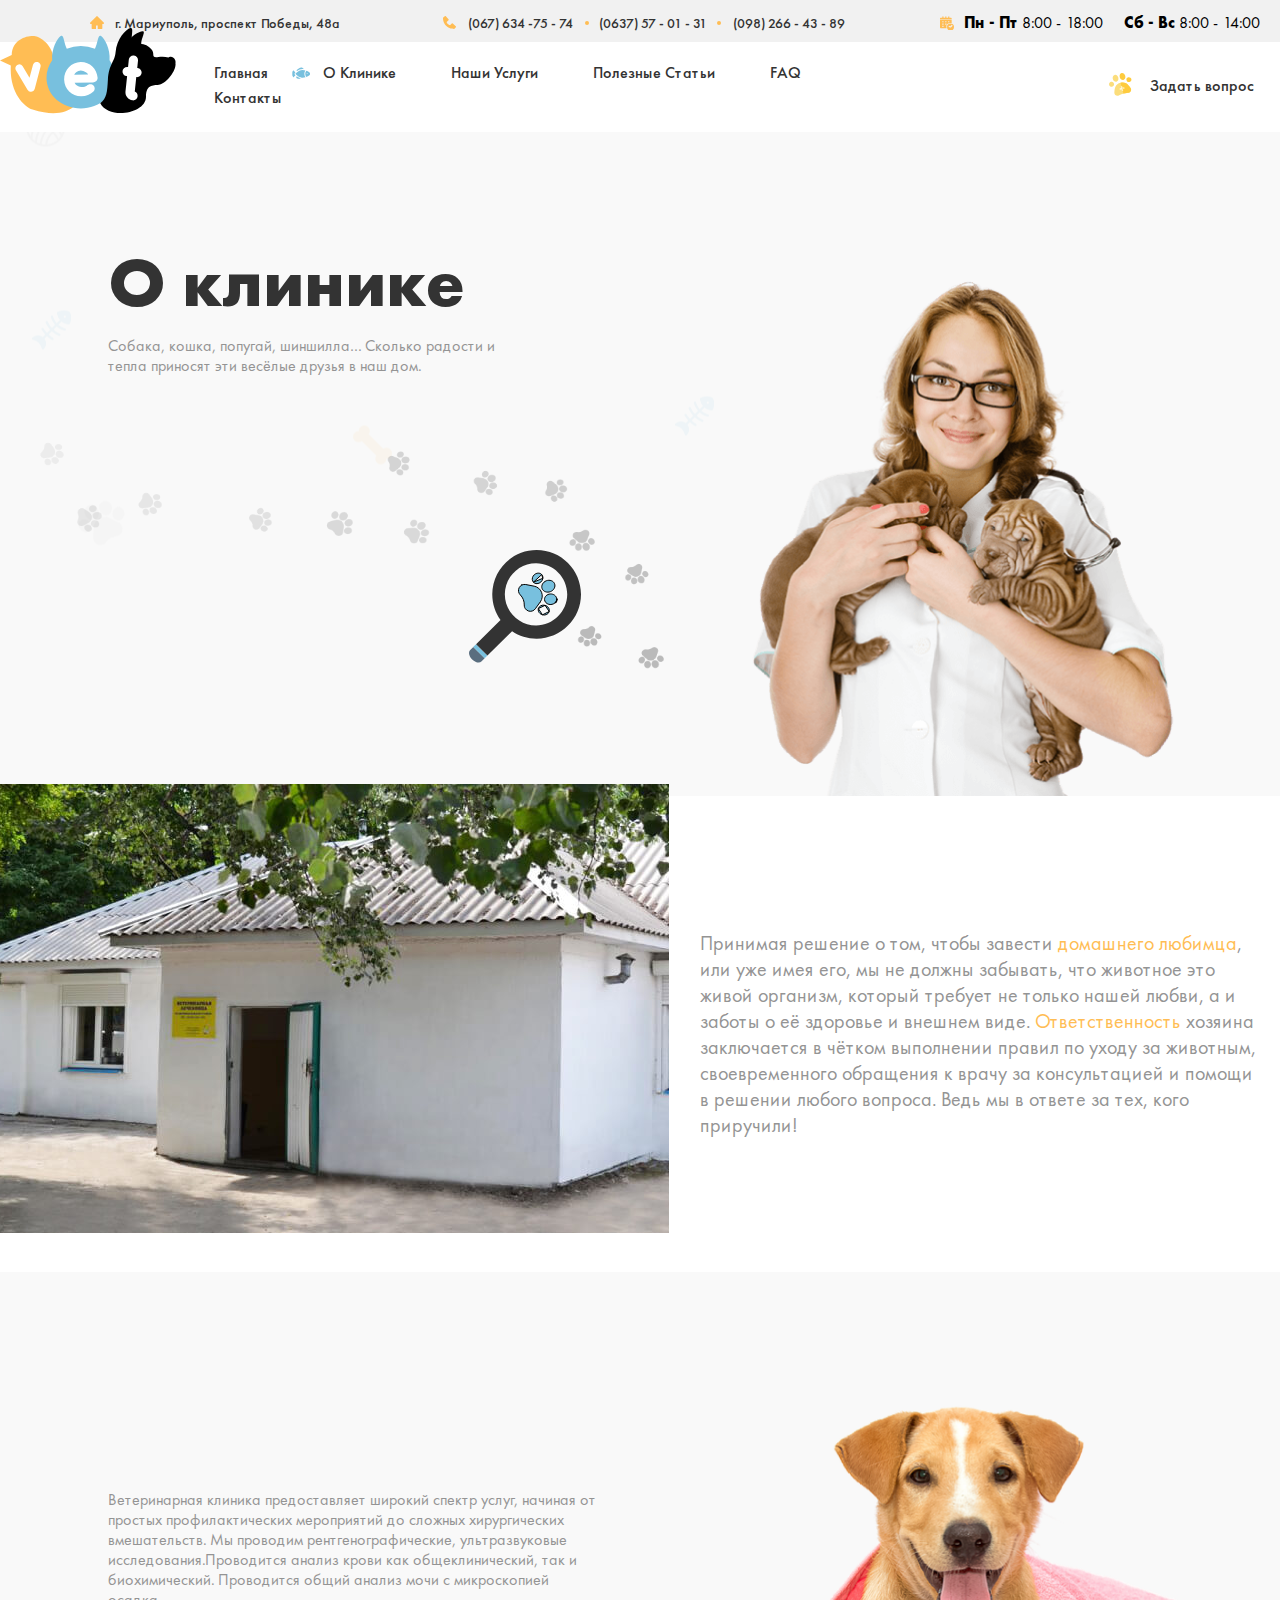
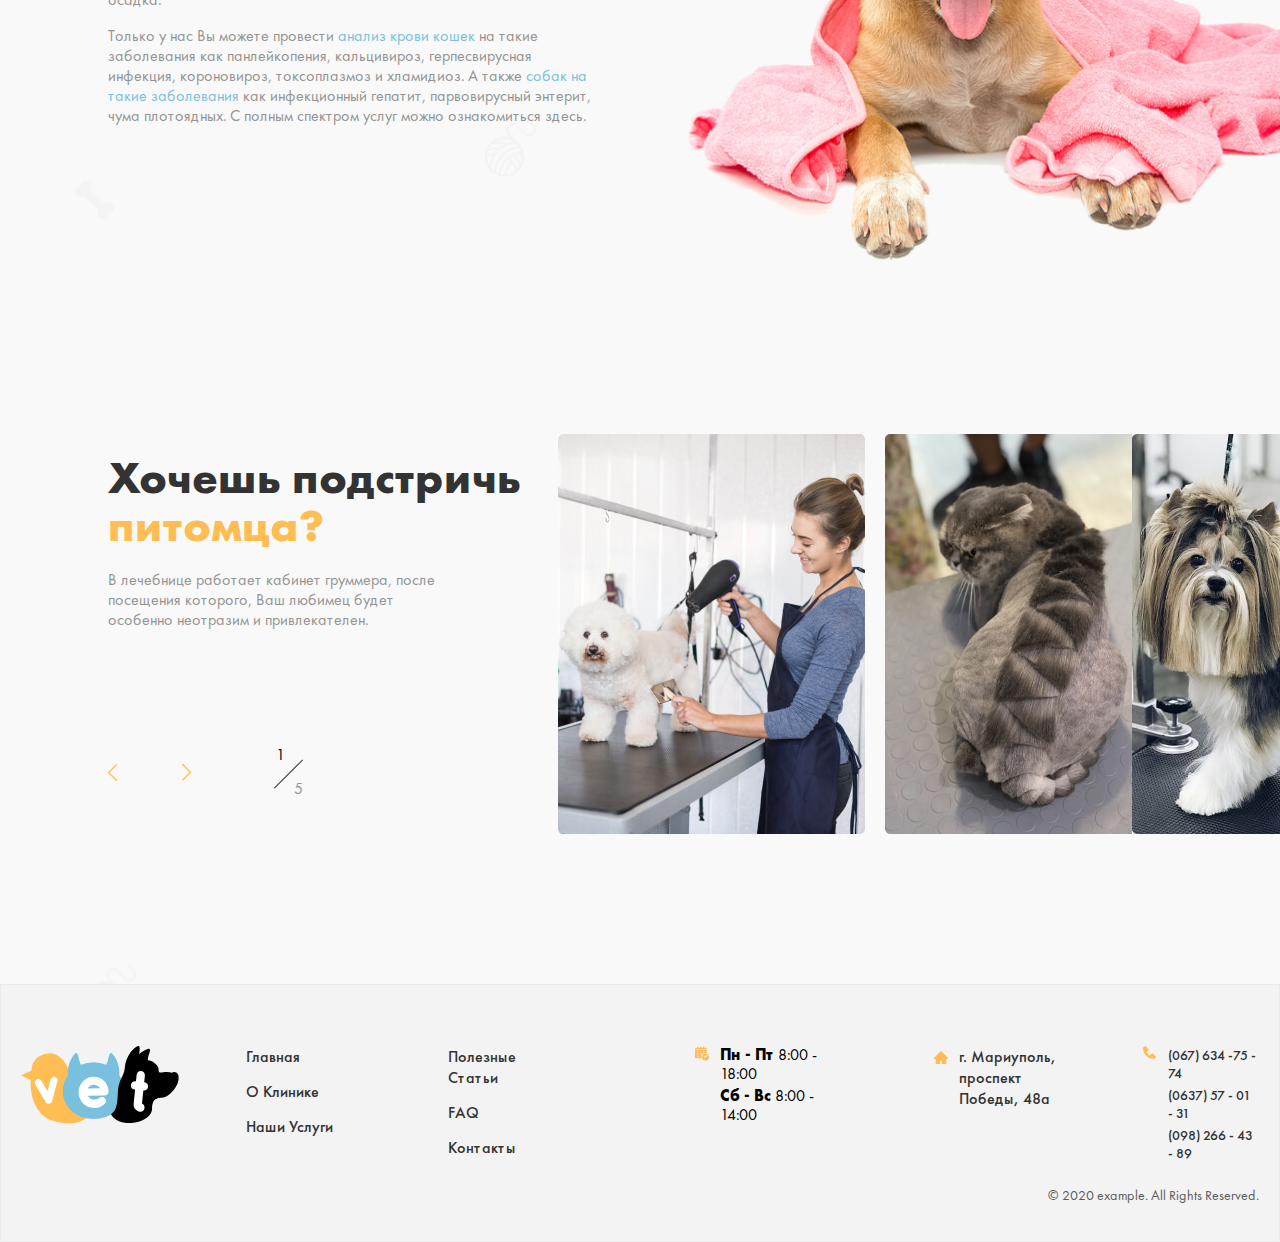
<file: about.html>
<!DOCTYPE html>
<html lang="ru">

<head>
    <meta charset="UTF-8">
    <meta http-equiv="X-UA-Compatible" content="IE=edge">
    <meta name="viewport" content="width=device-width, initial-scale=1.0">
    <title>About clinic</title>
    <link rel="stylesheet" href="css/normalize.css">
    <link rel="stylesheet" href="css/main.css">
    <!-- <link rel="stylesheet" href="css/main.min.css"> -->
</head>

<body class="body-bg">
    <!-- SITE HEADER START -->
    <header class="site-header">
        <div class="site-header__top">
            <div class="container">
                <div class="site-header__top__box">
                    <address class="site-header__style site-header__address">г. Мариуполь, проспект Победы, 48а
                    </address>

                    <div class="site-header__worktime">
                        <span>
                            <a class="site-header__style site-header__tel" href="tel:0676347574">(067) 634 -75 - 74</a>
                            <a class="site-header__style site-header__tel" href="tel:0637570131">(0637) 57 - 01 - 31</a>
                            <a class="site-header__style site-header__tel" href="tel:0982664389">(098) 266 - 43 - 89</a>
                        </span>
                    </div>

                    <div>
                        <time class="site-header__datetime" datetime="2022-07-18 08:00">
                            <strong>Пн - Пт</strong>
                            8:00 - 18:00
                        </time>

                        <time datetime="2022-07-18 08:00">
                            <strong>Сб - Вс </strong>
                            8:00 - 14:00
                        </time>
                    </div>
                </div>
            </div>
        </div>

        <div class="container">
            <div class="site-header__bottom header">

                <div class="header__bottom">
                    <a class="header__logo" href="./index.html">
                        <img src="./images/header-logo.svg" width="176" height="86" alt="Site logo">
                    </a>

                    <ul class="header__list">
                        <li class="header__item">
                            <a class="header__link" href="./index.html">Главная</a>
                        </li>
                        <li class="header__item">
                            <a class="header__link header__link__two" href="about.html">О Клинике</a>
                        </li>
                        <li class="header__item">
                            <a class="header__link" href="./services.html">Наши Услуги</a>
                        </li>
                        <li class="header__item">
                            <a class="header__link" href="./blog.html">Полезные Статьи</a>
                        </li>
                        <li class="header__item">
                            <a class="header__link" href="./faq.html">FAQ</a>
                        </li>
                        <li class="header__item">
                            <a class="header__link" href="./contact.html">Контакты</a>
                        </li>
                    </ul>
                    <button type="button" class="header__button header__button-home">Задать вопрос</button>
                </div>
            </div>
        </div>
    </header>
    <!-- SITE HEADER END -->


    <main class="site-main">
        <section>
            <div class="container">
                <div class="about-s1">
                    <div class="about-s1__left-box">
                        <h2 class="about-s1__title">
                            О клинике
                        </h2>
                        <p class="about-s1__text">
                            Собака, кошка, попугай, шиншилла… Сколько радости и тепла приносят эти весёлые друзья в наш
                            дом.
                        </p>
                    </div>
                    <img class="about-s1__left-img" src="./images/woman-hanging-dogs.png" width="450" height="545"
                        alt="woman-hanging-dogs">
                </div>
            </div>
        </section>
        <section class="about-s2">
            <h2 class="visually-hidden">sectionga h oilasini yozish shart shunga yozdim</h2>
            <div class="container">
                <div class="about-s2-box">
                    <img class="about-s2__img" src="./images/mahallakom-about.jpg" width="705" height="450"
                        alt="mahalakom">
                    <div class="about-s2__right-box">
                        <p class="about-s2__text">
                            Принимая решение о том, чтобы завести <span class="about-s2__text-brown">домашнего
                                любимца</span>, или уже имея его, мы не должны забывать, что животное это живой
                            организм, который требует не только нашей любви, а и заботы о её здоровье и внешнем виде.
                            <span class="about-s2__text-brown">Ответственность</span> хозяина заключается в чётком
                            выполнении правил по уходу за животным, своевременного обращения к врачу за консультацией и
                            помощи в решении любого вопроса. Ведь мы в ответе за тех, кого приручили!
                        </p>
                    </div>
                </div>
            </div>
        </section>
        <section>
            <h2 class="visually-hidden">sectionga h oilasini yozish shart shunga yozdim</h2>
            <div class="container">
                <div class="about-s3">
                    <div class="about-s3__left-box">
                        <p class="about-s3__text">
                            Ветеринарная клиника предоставляет широкий спектр услуг, начиная от простых профилактических
                            мероприятий до сложных хирургических вмешательств. Мы проводим рентгенографические,
                            ультразвуковые исследования.Проводится анализ крови как общеклинический, так и
                            биохимический. Проводится общий анализ мочи с микроскопией осадка.
                        </p>
                        <p class="about-s3__text">
                            Только у нас Вы можете провести <span class="about-s3__text-blue">анализ крови кошек</span>
                            на такие заболевания как панлейкопения, кальцивироз, герпесвирусная инфекция, короновироз,
                            токсоплазмоз и хламидиоз. А также <span class="about-s3__text-blue">собак на такие
                                заболевания</span> как инфекционный гепатит, парвовирусный энтерит, чума плотоядных. С
                            полным спектром услуг можно ознакомиться здесь.
                        </p>
                    </div>
                    <img class="about-s3__img" src="./images/dog-on-bed.png" width="800" height="532" alt="mahalakom">
                </div>
            </div>
        </section>
        <section>
            <div class="container">
                <div class="about-s4">
                    <div class="about-s4__left-box">
                        <h2 class="about-s4__title">
                            Хочешь подстричь <span class="about-s4__title-brown-word">питомца?</span>
                        </h2>
                        <div class="about-s4__text">
                            <p>
                                В лечебнице работает кабинет груммера, после посещения которого, Ваш любимец будет
                                особенно неотразим и привлекателен.
                            </p>
                        </div>
                        <div class="about-s4__left-box-bottom">
                            <img src="./images/left-arrow.svg" width="9" height="17" alt="icon">
                            <img class="about-s4__left-box-bottom-icon" src="./images/left-arrow.svg" width="9"
                                height="17" alt="icon">
                            <div class="about-s4__left-box-bottom-back-slash">
                                <p>1</p>
                                <p class="about-s4__left-box-bottom-number-5">5</p>
                            </div>
                        </div>
                    </div>
                    <img class="about-s4__img" src="./images/hairdresser-woman.jpg" width="307" height="400"
                        alt="hairdresser-woman">
                    <img src="./images/eminem-dog.jpg" width="307" height="400" alt="eminem-dog">
                    <img class="about-s4__img-last" src="./images/hairy-dog.jpg" width="307" height="400"
                        alt="hairy-dog">
                </div>
            </div>
        </section>

    </main>

    <!-- site footer start -->
    <footer class="site-footer">
        <div class="container">
            <div class="site-footer__box footer">

                <div class="footer__left">
                    <a class="footer__logo" href="./index.html">
                        <img src="./images/header-logo.svg" width="158" height="77" alt="footer logo">
                    </a>

                    <ul class="footer__list footer__list--first">
                        <li class="footer__item">
                            <a class="footer__link" href="./index.html">Главная</a>
                        </li>

                        <li class="footer__item">
                            <a class="footer__link" href="about.html">О Клинике</a>
                        </li>

                        <li class="footer__item">
                            <a class="footer__link" href="#">Наши Услуги</a>
                        </li>
                    </ul>

                    <ul class="footer__list footer__list--second">
                        <li class="footer__item">
                            <a class="footer__link" href="#">Полезные Статьи</a>
                        </li>

                        <li class="footer__item">
                            <a class="footer__link" href="#">FAQ</a>
                        </li>

                        <li class="footer__item">
                            <a class="footer__link" href="#">Контакты</a>
                        </li>
                    </ul>
                </div>

                <div class="footer__right">
                    <div class="footer__right__time">
                        <time datetime="2022-07-18 08:00">
                            <strong>Пн - Пт</strong>
                            8:00 - 18:00
                        </time>

                        <time datetime="2022-07-18 08:00">
                            <strong>Сб - Вс </strong>
                            8:00 - 14:00
                        </time>
                    </div>

                    <div class="footer__right__time">
                        <address>
                            г. Мариуполь, проспект Победы, 48а
                        </address>
                    </div>
                </div>

                <div class="footer__telephone__box">
                    <span>
                        <a class="footer__telephone" href="tel:0676347574">(067) 634 -75 - 74</a>
                        <a class="footer__telephone" href="tel:0637570131">(0637) 57 - 01 - 31</a>
                        <a class="footer__telephone" href="tel:0982664389">(098) 266 - 43 - 89</a>
                    </span>
                </div>
            </div>
            <div class="footer__copy">
                <p>© 2020 example. All Rights Reserved.</p>
            </div>
        </div>
    </footer>
    <!-- site footer end -->

    <!-- Modal styles-->
    <div class="modal">
        <div class="modal__contents">
            <div class="modal__left">
                <button class="modal__close__btn" type="button"></button>
                <p class="modal__desc">Авторизация:</p>
                <ul class="modal__list">
                    <li class="modal__item">
                        <a class="modal__link" href="#">Войти через Google</a>
                    </li>

                    <li class="modal__item">
                        <a class="modal__link modal__link--facebook" href="#">Войти через Facebook</a>
                    </li>
                </ul>
            </div>

            <div class="modal__right">
                <h3 class="modal__subheading">Задать вопрос</h3>
                <form class="modal__form" action="https://echo.htmlacademy.ru/courses" method="post" autocomplete="off">
                    <input class="modal__input" type="text" name="user__name" placeholder="Ваше имя" minlength="2"
                        aria-label="Ваше имя" required>
                    <textarea class="modal__textarea" name="user__comment" cols="30" rows="10" minlength="3"
                        aria-label="Опишите Ваш вопрос." placeholder="Опишите Ваш вопрос."></textarea>
                    <button class="modal__button" type="submit">Отправить</button>
                </form>
            </div>
        </div>
    </div>
    <!-- Modal styles ended-->

    <script src="./js/main.js"></script>

</body>
</file>
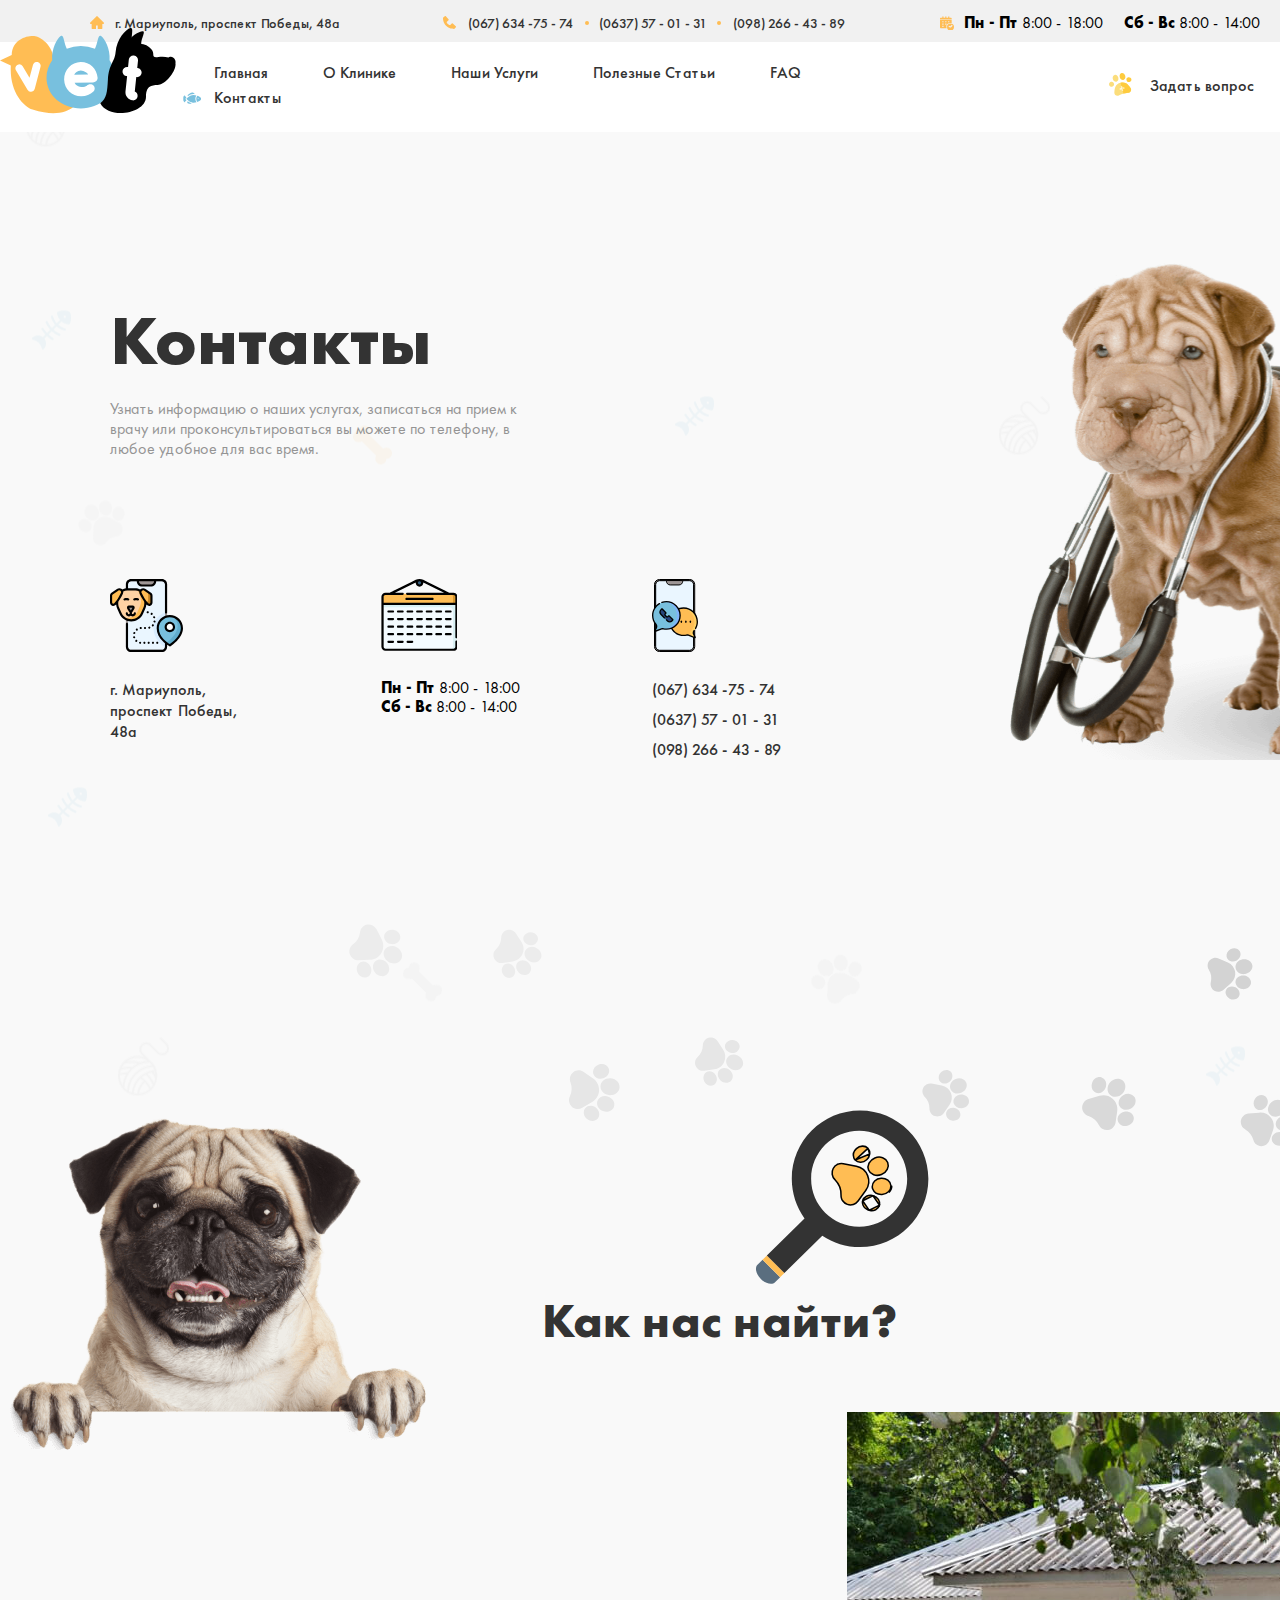
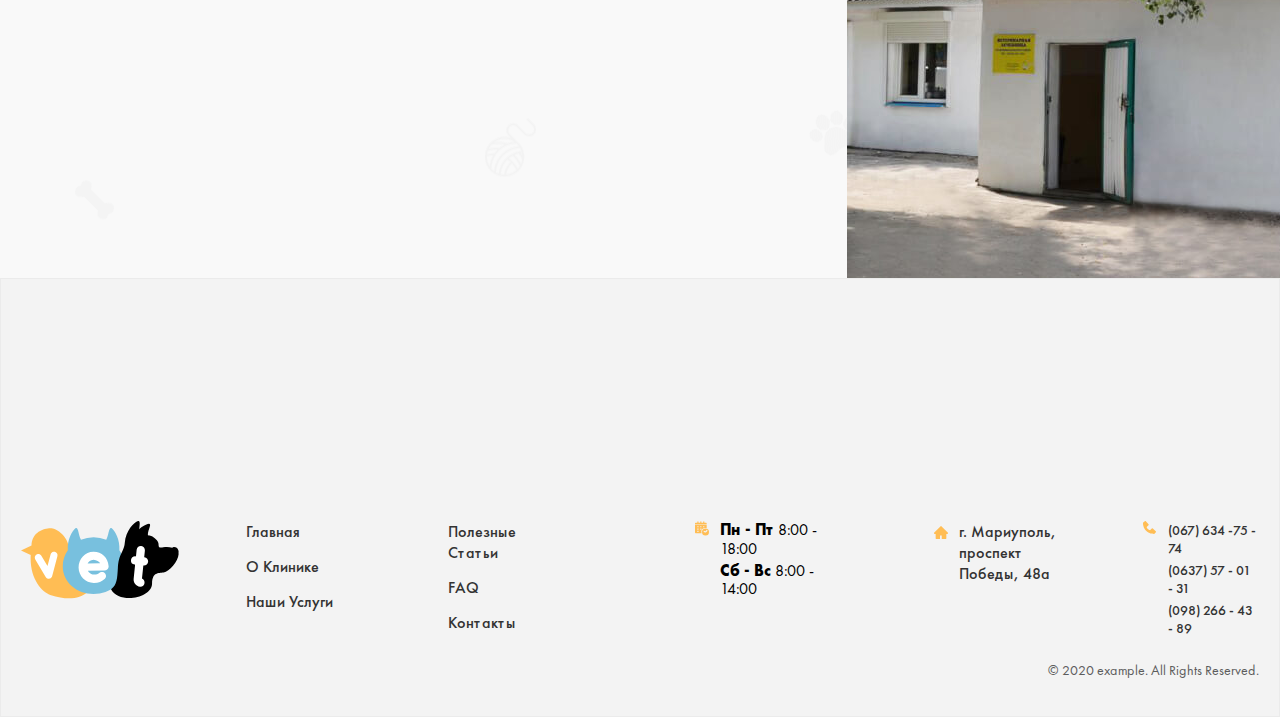
<file: contact.html>
<!DOCTYPE html>
<html lang="ru">

<head>
    <meta charset="UTF-8">
    <meta http-equiv="X-UA-Compatible" content="IE=edge">
    <meta name="viewport" content="width=device-width, initial-scale=1.0">
    <title>Contacts</title>
    <link rel="stylesheet" href="css/normalize.css">
    <link rel="stylesheet" href="css/main.css">
    <!-- <link rel="stylesheet" href="css/min.main.css"> -->
</head>

<body>
    <!-- SITE HEADER START -->
    <header class="site-header">
        <div class="site-header__top">
            <div class="container">
                <div class="site-header__top__box">
                    <address class="site-header__style site-header__address">г. Мариуполь, проспект Победы, 48а
                    </address>

                    <div class="site-header__worktime">
                        <span>
                            <a class="site-header__style site-header__tel" href="tel:0676347574">(067) 634 -75 - 74</a>
                            <a class="site-header__style site-header__tel" href="tel:0637570131">(0637) 57 - 01 - 31</a>
                            <a class="site-header__style site-header__tel" href="tel:0982664389">(098) 266 - 43 - 89</a>
                        </span>
                    </div>

                    <div>
                        <time class="site-header__datetime" datetime="2022-07-18 08:00">
                            <strong>Пн - Пт</strong>
                            8:00 - 18:00
                        </time>

                        <time datetime="2022-07-18 08:00">
                            <strong>Сб - Вс </strong>
                            8:00 - 14:00
                        </time>
                    </div>
                </div>
            </div>
        </div>

        <div class="container">
            <div class="site-header__bottom header">

                <div class="header__bottom">
                    <a class="header__logo" href="./index.html">
                        <img src="./images/header-logo.svg" width="176" height="86" alt="Site logo">
                    </a>

                    <ul class="header__list">
                        <li class="header__item">
                            <a class="header__link" href="./index.html">Главная</a>
                        </li>
                        <li class="header__item">
                            <a class="header__link" href="about.html">О Клинике</a>
                        </li>
                        <li class="header__item">
                            <a class="header__link" href="./services.html">Наши Услуги</a>
                        </li>
                        <li class="header__item">
                            <a class="header__link" href="./blog.html">Полезные Статьи</a>
                        </li>
                        <li class="header__item">
                            <a class="header__link" href="./faq.html">FAQ</a>
                        </li>
                        <li class="header__item">
                            <a class="header__link header__link__six" href="./contact.html">Контакты</a>
                        </li>
                    </ul>
                    <button type="button" class="header__button header__button-home">Задать вопрос</button>
                </div>
            </div>
        </div>
    </header>
    <!-- SITE HEADER END -->

    <main class="site-main">
        <!-- Contact hero section started -->
        <section class="contact-hero">
            <div class="container">
                <div class="contact-hero__info">
                    <h2 class="contact-hero__title">
                        Контакты
                    </h2>
                    <p class="contact-hero__desc">
                        Узнать информацию о наших услугах, записаться на прием к врачу или проконсультироваться вы
                        можете по телефону, в любое удобное для вас время.
                    </p>
                </div>

                <ul class="contact-hero__list">
                    <li class="contact-hero__item">
                        <a href="#">
                            <address class="contact-hero__address">
                                г. Мариуполь, проспект Победы, 48а
                            </address>
                        </a>
                    </li>

                    <li class="contact-hero__item">
                        <div class="contact-hero__time__box">
                            <time class="contact-hero__datetime" datetime="2022-07-18 08:00">
                                <strong>Пн - Пт</strong>
                                8:00 - 18:00
                            </time>

                            <time datetime="2022-07-18 08:00">
                                <strong>Сб - Вс </strong>
                                8:00 - 14:00
                            </time>
                        </div>
                    </li>

                    <li class="contact-hero__item">
                        <ul class="contact-hero__tel__list">
                            <li class="contact-hero__tel__item">
                                <a class="contact-hero__tel__link" href="tel:+0676347574">(067) 634 -75 - 74</a>
                            </li>
                            <li class="contact-hero__tel__item">
                                <a class="contact-hero__tel__link" href="tel:+0637570131">(0637) 57 - 01 - 31</a>
                            </li>
                            <li class="contact-hero__tel__item">
                                <a class="contact-hero__tel__link" href="tel:+0982664389">(098) 266 - 43 - 89</a>
                            </li>
                        </ul>
                    </li>
                </ul>
            </div>
        </section>
        <!-- Contact hero section ended -->

        <section class="search">
            <div class="search__wrapper">
                <h2 class="search__heading">Как нас найти?</h2>
                <div class="search__content">
                    <iframe class="search__iframe"
                        src="https://www.google.com/maps/embed?pb=!1m18!1m12!1m3!1d173747.4654343126!2d37.44187889782016!3d47.122509611518154!2m3!1f0!2f0!3f0!3m2!1i1024!2i768!4f13.1!3m3!1m2!1s0x40e6e6a7bee7582b%3A0xa5d118300a75b5ce!2z0JzQsNGA0LjRg9C_0L7Qu9GMLCDQlNC-0L3QtdGG0LrQsNGPINC-0LHQu9Cw0YHRgtGMLCDQo9C60YDQsNC40L3QsCwgODc1MDA!5e0!3m2!1sru!2s!4v1658471950648!5m2!1sru!2s"
                        width="847" height="466" style="border:0;" loading="lazy"
                        referrerpolicy="no-referrer-when-downgrade"></iframe>

                    <img class="search__image" src="./images/ssearch__home.jpg" width="593" height="466"
                        alt="search home">
                </div>
            </div>
        </section>
    </main>

    <!-- site footer start -->
    <footer class="site-footer site-footer--contact">
        <div class="container">
            <div class="site-footer__box footer">

                <div class="footer__left">
                    <a class="footer__logo" href="./index.html">
                        <img src="./images/header-logo.svg" width="158" height="77" alt="footer logo">
                    </a>

                    <ul class="footer__list footer__list--first">
                        <li class="footer__item">
                            <a class="footer__link" href="./index.html">Главная</a>
                        </li>

                        <li class="footer__item">
                            <a class="footer__link" href="about.html">О Клинике</a>
                        </li>

                        <li class="footer__item">
                            <a class="footer__link" href="#">Наши Услуги</a>
                        </li>
                    </ul>

                    <ul class="footer__list footer__list--second">
                        <li class="footer__item">
                            <a class="footer__link" href="#">Полезные Статьи</a>
                        </li>

                        <li class="footer__item">
                            <a class="footer__link" href="#">FAQ</a>
                        </li>

                        <li class="footer__item">
                            <a class="footer__link" href="#">Контакты</a>
                        </li>
                    </ul>
                </div>

                <div class="footer__right">
                    <div class="footer__right__time">
                        <time datetime="2022-07-18 08:00">
                            <strong>Пн - Пт</strong>
                            8:00 - 18:00
                        </time>

                        <time datetime="2022-07-18 08:00">
                            <strong>Сб - Вс </strong>
                            8:00 - 14:00
                        </time>
                    </div>

                    <div class="footer__right__time">
                        <address>
                            г. Мариуполь, проспект Победы, 48а
                        </address>
                    </div>
                </div>

                <div class="footer__telephone__box">
                    <span>
                        <a class="footer__telephone" href="tel:0676347574">(067) 634 -75 - 74</a>
                        <a class="footer__telephone" href="tel:0637570131">(0637) 57 - 01 - 31</a>
                        <a class="footer__telephone" href="tel:0982664389">(098) 266 - 43 - 89</a>
                    </span>
                </div>
            </div>
            <div class="footer__copy">
                <p>© 2020 example. All Rights Reserved.</p>
            </div>
        </div>
    </footer>
    <!-- site footer end -->

    <!-- Modal styles-->
    <div class="modal">
        <div class="modal__contents">
            <div class="modal__left">
                <button class="modal__close__btn" type="button"></button>
                <p class="modal__desc">Авторизация:</p>
                <ul class="modal__list">
                    <li class="modal__item">
                        <a class="modal__link" href="#">Войти через Google</a>
                    </li>

                    <li class="modal__item">
                        <a class="modal__link modal__link--facebook" href="#">Войти через Facebook</a>
                    </li>
                </ul>
            </div>

            <div class="modal__right">
                <h3 class="modal__subheading">Задать вопрос</h3>
                <form class="modal__form" action="https://echo.htmlacademy.ru/courses" method="post" autocomplete="off">
                    <input class="modal__input" type="text" name="user__name" placeholder="Ваше имя" minlength="2"
                        aria-label="Ваше имя" required>
                    <textarea class="modal__textarea" name="user__comment" cols="30" rows="10" minlength="3"
                        aria-label="Опишите Ваш вопрос." placeholder="Опишите Ваш вопрос."></textarea>
                    <button class="modal__button" type="submit">Отправить</button>
                </form>
            </div>
        </div>
    </div>
    <!-- Modal styles ended-->

    <script src="./js/main.js"></script>
</body>

</html>
</file>
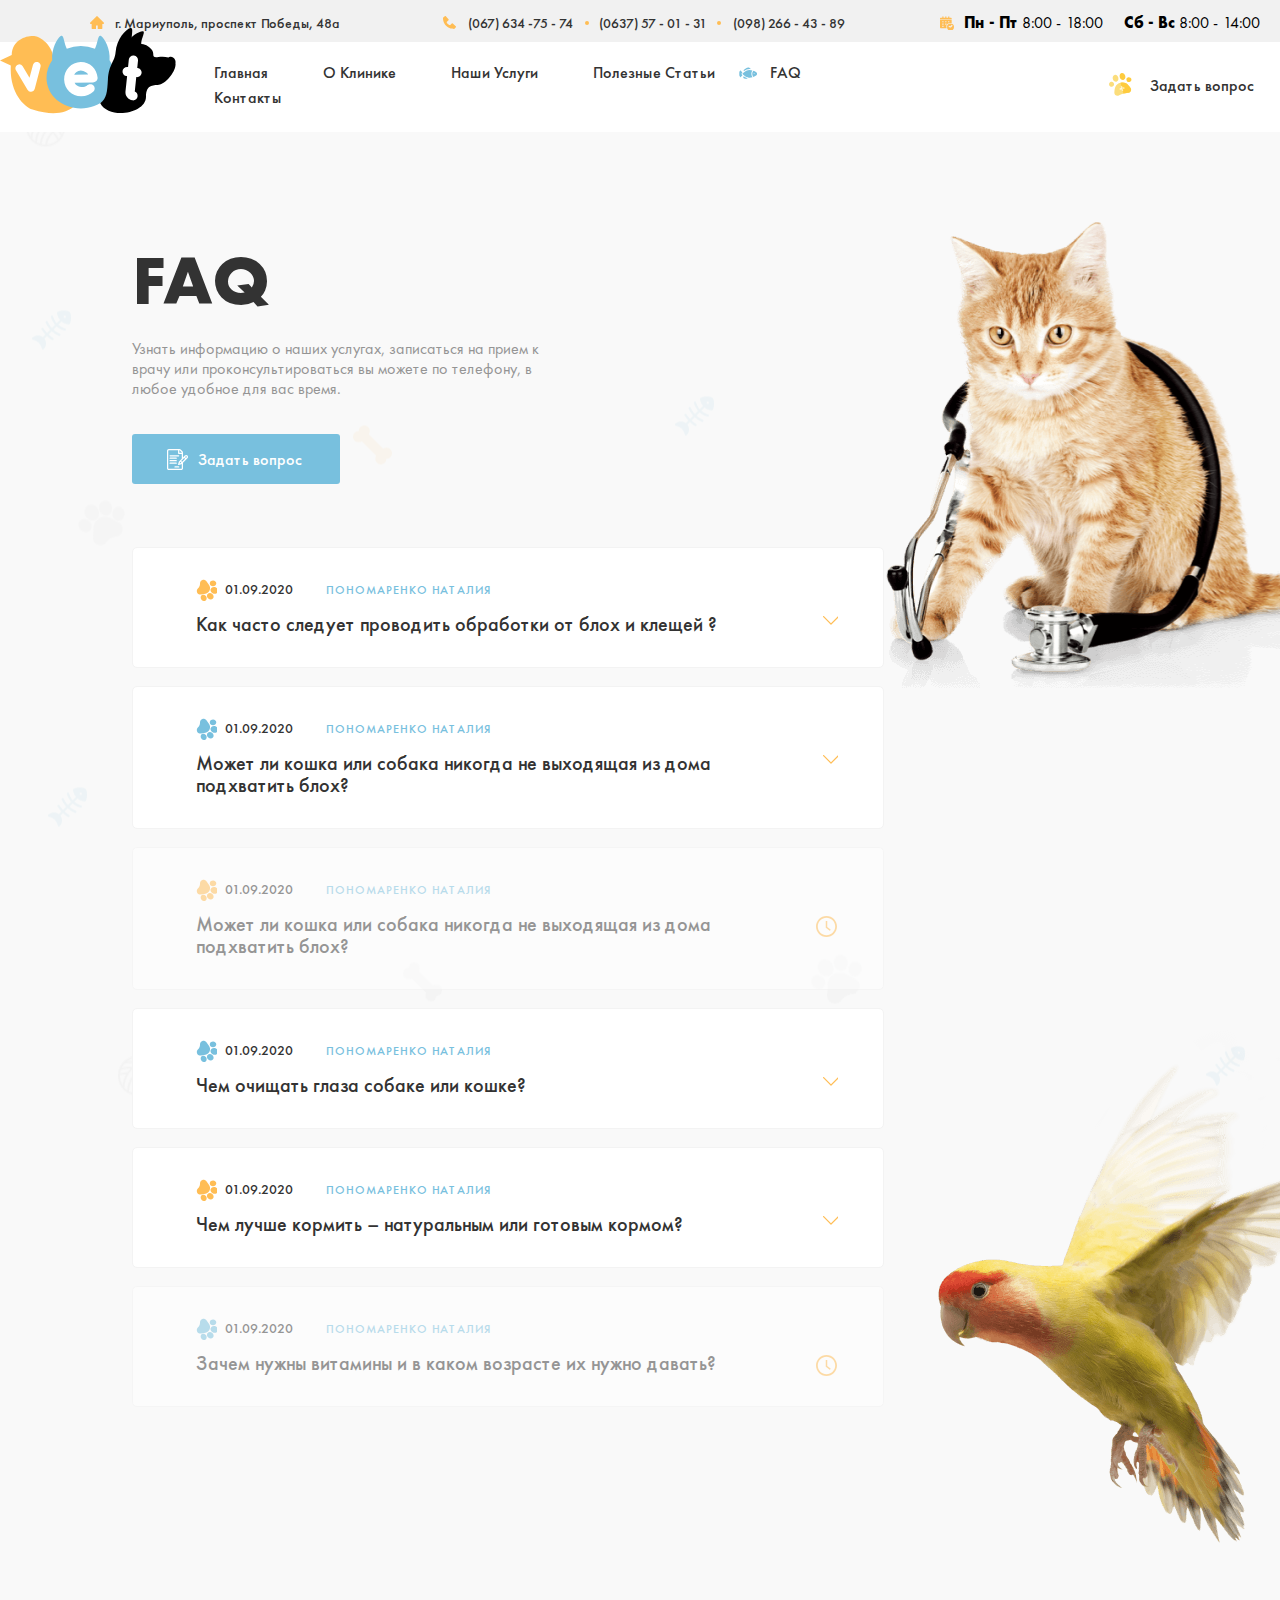
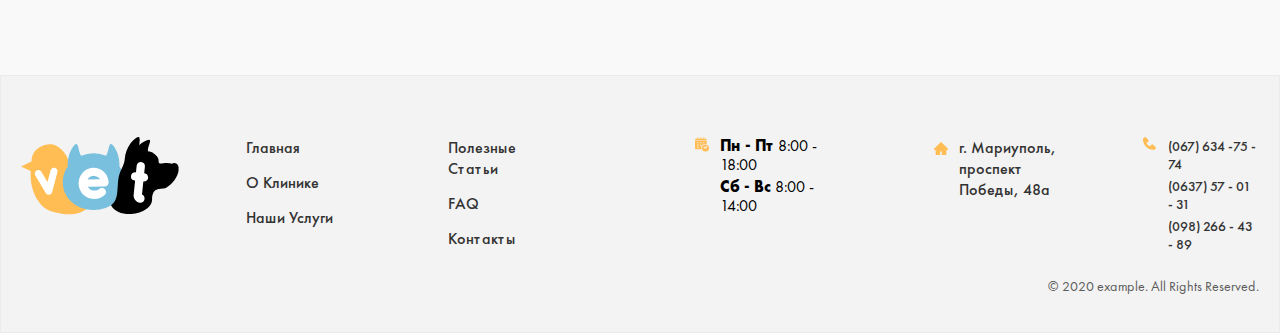
<file: faq.html>
<!DOCTYPE html>
<html lang="ru">

<head>
    <meta charset="UTF-8">
    <meta http-equiv="X-UA-Compatible" content="IE=edge">
    <meta name="viewport" content="width=device-width, initial-scale=1.0">
    <title>Faq section</title>
    <!-- <link rel="stylesheet" href="./css/normalize.css"> -->
    <!-- <link rel="stylesheet" href="./css/main.css"> -->
    <link rel="stylesheet" href="./css/main.min.css">
</head>

<body>
    <!-- SITE HEADER START -->
    <header class="site-header">
        <div class="site-header__top">
            <div class="container">
                <div class="site-header__top__box">
                    <address class="site-header__style site-header__address">г. Мариуполь, проспект Победы, 48а
                    </address>

                    <div class="site-header__worktime">
                        <span>
                            <a class="site-header__style site-header__tel" href="tel:0676347574">(067) 634 -75 - 74</a>
                            <a class="site-header__style site-header__tel" href="tel:0637570131">(0637) 57 - 01 - 31</a>
                            <a class="site-header__style site-header__tel" href="tel:0982664389">(098) 266 - 43 - 89</a>
                        </span>
                    </div>

                    <div>
                        <time class="site-header__datetime" datetime="2022-07-18 08:00">
                            <strong>Пн - Пт</strong>
                            8:00 - 18:00
                        </time>

                        <time datetime="2022-07-18 08:00">
                            <strong>Сб - Вс </strong>
                            8:00 - 14:00
                        </time>
                    </div>
                </div>
            </div>
        </div>

        <div class="container">
            <div class="site-header__bottom header">

                <div class="header__bottom">
                    <a class="header__logo" href="./index.html">
                        <img src="./images/header-logo.svg" width="176" height="86" alt="Site logo">
                    </a>

                    <ul class="header__list">
                        <li class="header__item">
                            <a class="header__link" href="./index.html">Главная</a>
                        </li>

                        <li class="header__item">
                            <a class="header__link" href="about.html">О Клинике</a>
                        </li>
                        <li class="header__item">
                            <a class="header__link" href="./services.html">Наши Услуги</a>
                        </li>
                        <li class="header__item">
                            <a class="header__link" href="./blog.html">Полезные Статьи</a>
                        </li>
                        <li class="header__item">
                            <a class="header__link header__link__five" href="#">FAQ</a>
                        </li>
                        <li class="header__item">
                            <a class="header__link" href="./contact.html">Контакты</a>
                        </li>
                    </ul>
                    <button type="button" class="header__button header__button-home">Задать вопрос</button>
                </div>
            </div>
        </div>
    </header>
    <!-- SITE HEADER END -->

    <main>
        <section class="faq">
            <div class="container">
                <div class="faq__content">
                    <h2 class="faq__heading">FAQ</h2>
                    <p class="faq__desc">
                        Узнать информацию о наших услугах, записаться на прием к врачу или проконсультироваться вы
                        можете по
                        телефону, в любое удобное для вас время.
                    </p>
                    <a class="faq__btn" href="#">Задать вопрос</a>
                </div>

                <div class="faq__info">
                    <details class="faq__details">
                        <summary class="faq__summary">
                            <span class="faq__top__info">
                                <time class="faq__time" datetime="2020-09-01">01.09.2020</time>
                                <a class="faq__link" href="#">Пономаренко Наталия</a>
                            </span>
                            Как часто следует проводить обработки от блох и клещей ?
                        </summary>
                        <p class="faq__summary__desc">
                            Самые качественные капли от блох и клещей как правило действуют не более одного месяца.
                            Поэтому собак и кошек следует обрабатывать от блох именно с такой периодичностью. Обработки
                            противопаразитарными каплями особенно актуальны для собак в период с марта по декабрь, когда
                            активизируют свою активность клещи. Подобрать препарат от блох и клещей Вам помогут в
                            ветеринарном комплексе “Передовой”. Также здесь Вам помогут в расчёте дозировки этих
                            препаратов.
                        </p>
                    </details>

                    <details class="faq__details">
                        <summary class="faq__summary">
                            <span class="faq__top__info">
                                <time class="faq__time faq__time-blue" datetime="2020-09-01">01.09.2020</time>
                                <a class="faq__link" href="#">Пономаренко Наталия</a>
                            </span>
                            Может ли кошка или собака никогда не выходящая из дома подхватить блох?
                        </summary>
                        <p class="faq__summary__desc">
                            Самые качественные капли от блох и клещей как правило действуют не более одного месяца.
                            Поэтому собак и кошек следует обрабатывать от блох именно с такой периодичностью. Обработки
                            противопаразитарными каплями особенно актуальны для собак в период с марта по декабрь, когда
                            активизируют свою активность клещи. Подобрать препарат от блох и клещей Вам помогут в
                            ветеринарном комплексе “Передовой”. Также здесь Вам помогут в расчёте дозировки этих
                            препаратов.
                        </p>
                    </details>

                    <details class="faq__details faq__details-soon">
                        <summary class="faq__summary faq__summary-restricted">
                            <span class="faq__top__info">
                                <time class="faq__time" datetime="2020-09-01">01.09.2020</time>
                                <a class="faq__link" href="#">Пономаренко Наталия</a>
                            </span>
                            Может ли кошка или собака никогда не выходящая из дома подхватить блох?
                        </summary>
                    </details>

                    <details class="faq__details">
                        <summary class="faq__summary">
                            <span class="faq__top__info">
                                <time class="faq__time faq__time-blue" datetime="2020-09-01">01.09.2020</time>
                                <a class="faq__link" href="#">Пономаренко Наталия</a>
                            </span>
                            Чем очищать глаза собаке или кошке?
                        </summary>
                        <p class="faq__summary__desc">
                            Самые качественные капли от блох и клещей как правило действуют не более одного месяца.
                            Поэтому собак и кошек следует обрабатывать от блох именно с такой периодичностью. Обработки
                            противопаразитарными каплями особенно актуальны для собак в период с марта по декабрь, когда
                            активизируют свою активность клещи. Подобрать препарат от блох и клещей Вам помогут в
                            ветеринарном комплексе “Передовой”. Также здесь Вам помогут в расчёте дозировки этих
                            препаратов.
                        </p>
                    </details>

                    <details class="faq__details">
                        <summary class="faq__summary">
                            <span class="faq__top__info">
                                <time class="faq__time" datetime="2020-09-01">01.09.2020</time>
                                <a class="faq__link" href="#">Пономаренко Наталия</a>
                            </span>
                            Чем лучше кормить – натуральным или готовым кормом?
                        </summary>
                        <p class="faq__summary__desc">
                            Самые качественные капли от блох и клещей как правило действуют не более одного месяца.
                            Поэтому собак и кошек следует обрабатывать от блох именно с такой периодичностью. Обработки
                            противопаразитарными каплями особенно актуальны для собак в период с марта по декабрь, когда
                            активизируют свою активность клещи. Подобрать препарат от блох и клещей Вам помогут в
                            ветеринарном комплексе “Передовой”. Также здесь Вам помогут в расчёте дозировки этих
                            препаратов.
                        </p>
                    </details>

                    <details class="faq__details faq__details-soon">
                        <summary class="faq__summary faq__summary-restricted">
                            <span class="faq__top__info">
                                <time class="faq__time faq__time-blue" datetime="2020-09-01">01.09.2020</time>
                                <a class="faq__link" href="#">Пономаренко Наталия</a>
                            </span>
                            Зачем нужны витамины и в каком возрасте их нужно давать?
                        </summary>
                    </details>
                </div>
            </div>
        </section>
    </main>


    <!-- site footer start -->
    <footer class="site-footer">
        <div class="container">
            <div class="site-footer__box footer">

                <div class="footer__left">
                    <a class="footer__logo" href="./index.html">
                        <img src="./images/header-logo.svg" width="158" height="77" alt="footer logo">
                    </a>

                    <ul class="footer__list footer__list--first">
                        <li class="footer__item">
                            <a class="footer__link" href="./index.html">Главная</a>
                        </li>

                        <li class="footer__item">
                            <a class="footer__link" href="about.html">О Клинике</a>
                        </li>

                        <li class="footer__item">
                            <a class="footer__link" href="#">Наши Услуги</a>
                        </li>
                    </ul>

                    <ul class="footer__list footer__list--second">
                        <li class="footer__item">
                            <a class="footer__link" href="#">Полезные Статьи</a>
                        </li>

                        <li class="footer__item">
                            <a class="footer__link" href="#">FAQ</a>
                        </li>

                        <li class="footer__item">
                            <a class="footer__link" href="#">Контакты</a>
                        </li>
                    </ul>
                </div>

                <div class="footer__right">
                    <div class="footer__right__time">
                        <time datetime="2022-07-18 08:00">
                            <strong>Пн - Пт</strong>
                            8:00 - 18:00
                        </time>

                        <time datetime="2022-07-18 08:00">
                            <strong>Сб - Вс </strong>
                            8:00 - 14:00
                        </time>
                    </div>

                    <div class="footer__right__time">
                        <address>
                            г. Мариуполь, проспект Победы, 48а
                        </address>
                    </div>
                </div>

                <div class="footer__telephone__box">
                    <span>
                        <a class="footer__telephone" href="tel:0676347574">(067) 634 -75 - 74</a>
                        <a class="footer__telephone" href="tel:0637570131">(0637) 57 - 01 - 31</a>
                        <a class="footer__telephone" href="tel:0982664389">(098) 266 - 43 - 89</a>
                    </span>
                </div>
            </div>
            <div class="footer__copy">
                <p>© 2020 example. All Rights Reserved.</p>
            </div>
        </div>
    </footer>
    <!-- site footer end -->

    <!-- Modal styles-->
    <div class="modal">
        <div class="modal__contents">
            <div class="modal__left">
                <button class="modal__close__btn" type="button"></button>
                <p class="modal__desc">Авторизация:</p>
                <ul class="modal__list">
                    <li class="modal__item">
                        <a class="modal__link" href="#">Войти через Google</a>
                    </li>

                    <li class="modal__item">
                        <a class="modal__link modal__link--facebook" href="#">Войти через Facebook</a>
                    </li>
                </ul>
            </div>

            <div class="modal__right">
                <h3 class="modal__subheading">Задать вопрос</h3>
                <form class="modal__form" action="https://echo.htmlacademy.ru/courses" method="post" autocomplete="off">
                    <input class="modal__input" type="text" name="user__name" placeholder="Ваше имя" minlength="2"
                        aria-label="Ваше имя" required>
                    <textarea class="modal__textarea" name="user__comment" cols="30" rows="10" minlength="3"
                        aria-label="Опишите Ваш вопрос." placeholder="Опишите Ваш вопрос."></textarea>
                    <button class="modal__button" type="submit">Отправить</button>
                </form>
            </div>
        </div>
    </div>
    <!-- Modal styles ended-->

    <script src="./js/main.js"></script>
</body>

</html>
</file>
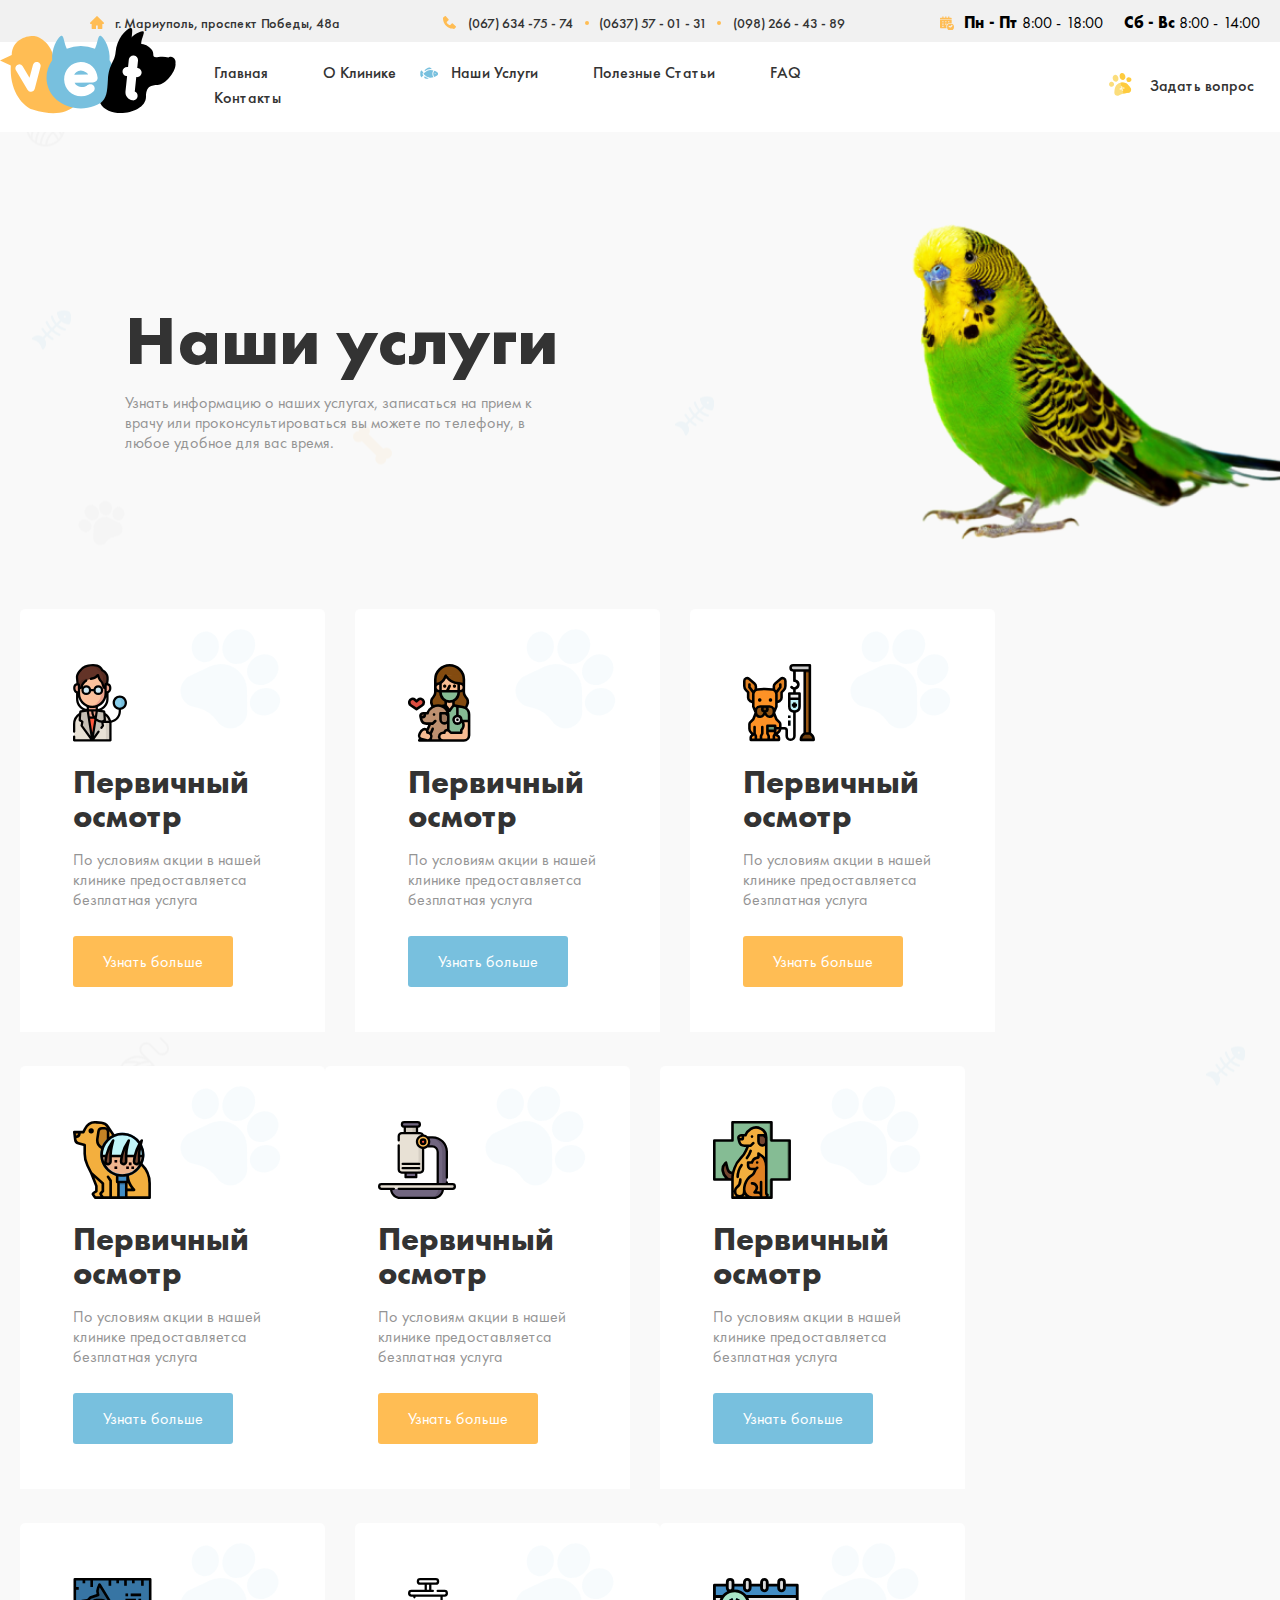
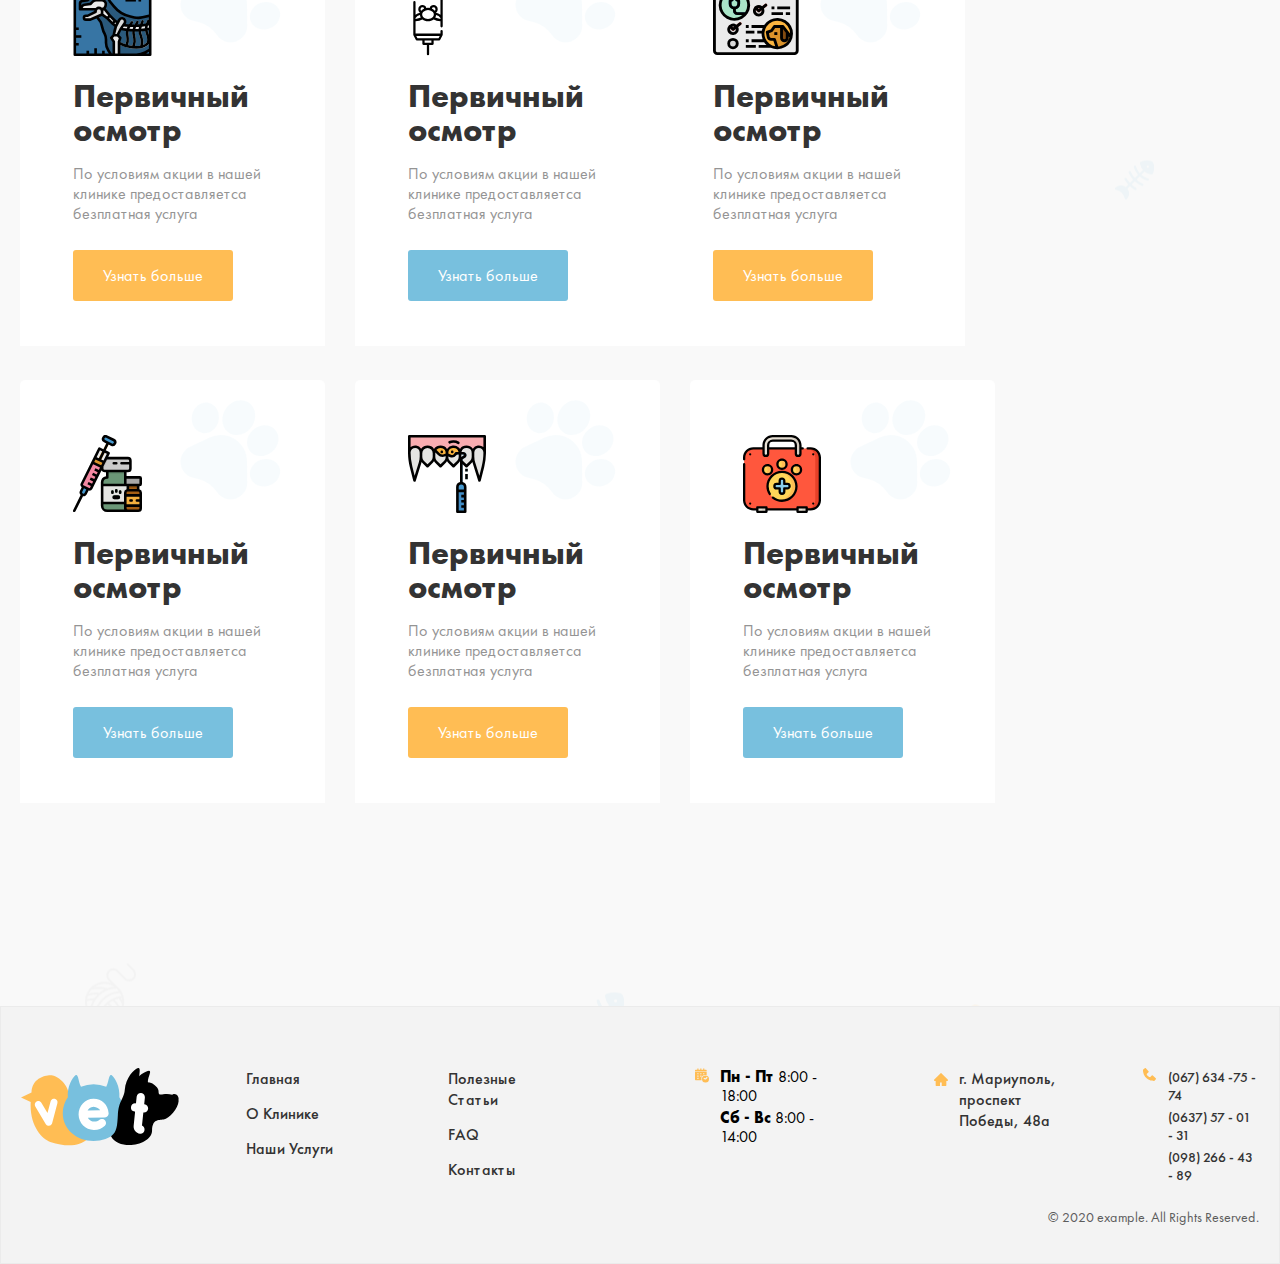
<file: services.html>
<!DOCTYPE html>
<html lang="ru">

<head>
    <meta charset="UTF-8">
    <meta http-equiv="X-UA-Compatible" content="IE=edge">
    <meta name="viewport" content="width=device-width, initial-scale=1.0">
    <title>Services page</title>
    <!-- <link rel="stylesheet" href="./css/normalize.css"> -->
    <!-- <link rel="stylesheet" href="./css/main.css"> -->
    <link rel="stylesheet" href="./css/main.min.css">
</head>

<body>
    <!-- SITE HEADER START -->
    <header class="site-header">
        <div class="site-header__top">
            <div class="container">
                <div class="site-header__top__box">
                    <address class="site-header__style site-header__address">г. Мариуполь, проспект Победы, 48а
                    </address>

                    <div class="site-header__worktime">
                        <span>
                            <a class="site-header__style site-header__tel" href="tel:0676347574">(067) 634 -75 - 74</a>
                            <a class="site-header__style site-header__tel" href="tel:0637570131">(0637) 57 - 01 - 31</a>
                            <a class="site-header__style site-header__tel" href="tel:0982664389">(098) 266 - 43 - 89</a>
                        </span>
                    </div>

                    <div>
                        <time class="site-header__datetime" datetime="2022-07-18 08:00">
                            <strong>Пн - Пт</strong>
                            8:00 - 18:00
                        </time>

                        <time datetime="2022-07-18 08:00">
                            <strong>Сб - Вс </strong>
                            8:00 - 14:00
                        </time>
                    </div>
                </div>
            </div>
        </div>

        <div class="container">
            <div class="site-header__bottom header">

                <div class="header__bottom">
                    <a class="header__logo" href="./index.html">
                        <img src="./images/header-logo.svg" width="176" height="86" alt="Site logo">
                    </a>

                    <ul class="header__list">
                        <li class="header__item">
                            <a class="header__link" href="./index.html">Главная</a>
                        </li>

                        <li class="header__item">
                            <a class="header__link" href="about.html">О Клинике</a>
                        </li>
                        <li class="header__item">
                            <a class="header__link header__link__three" href="./services.html">Наши Услуги</a>
                        </li>
                        <li class="header__item">
                            <a class="header__link" href="./blog.html">Полезные Статьи</a>
                        </li>
                        <li class="header__item">
                            <a class="header__link" href="./faq.html">FAQ</a>
                        </li>
                        <li class="header__item">
                            <a class="header__link" href="./contact.html">Контакты</a>
                        </li>
                    </ul>
                    <button type="button" class="header__button">Задать вопрос</button>
                </div>
            </div>
        </div>
    </header>
    <!-- SITE HEADER END -->

    <!-- Main section started -->
    <main>
        <!-- Service hero -->
        <section class="service-hero">
            <div class="container">
                <div class="service-hero__box">
                    <h2 class="service-hero__heading">Наши услуги</h2>
                    <p class="service-hero__desc">
                        Узнать информацию о наших услугах, записаться на прием к врачу или проконсультироваться вы
                        можете по телефону, в любое удобное для вас время.
                    </p>
                </div>
            </div>
        </section>
        <!-- Service hero ended-->

        <!-- Service card section -->
        <section class="service-card">
            <div class="container">
                <ul class="service-card__list">
                    <li class="service-card__item">
                        <div class="service-card-content">
                            <h3 class="service-card__heading">Первичный осмотр</h3>
                            <p class="service-card__desc">
                                По условиям акции в нашей клинике предоставляетса безплатная услуга
                            </p>
                        </div>
                        <a class="service-card__button--yellow" href="./services-open.html">Узнать больше</a>
                    </li>

                    <li class="service-card__item">
                        <div class="service-card-content">
                            <h3 class="service-card__heading">Первичный осмотр</h3>
                            <p class="service-card__desc">
                                По условиям акции в нашей клинике предоставляетса безплатная услуга
                            </p>
                        </div>
                        <a class="service-card__button--blue" href="./services-open.html">Узнать больше</a>
                    </li>

                    <li class="service-card__item">
                        <div class="service-card-content">
                            <h3 class="service-card__heading">Первичный осмотр</h3>
                            <p class="service-card__desc">
                                По условиям акции в нашей клинике предоставляетса безплатная услуга
                            </p>
                        </div>
                        <a class="service-card__button--yellow" href="./services-open.html">Узнать больше</a>
                    </li>

                    <li class="service-card__item">
                        <div class="service-card-content">
                            <h3 class="service-card__heading">Первичный осмотр</h3>
                            <p class="service-card__desc">
                                По условиям акции в нашей клинике предоставляетса безплатная услуга
                            </p>
                        </div>
                        <a class="service-card__button--blue" href="./services-open.html">Узнать больше</a>
                    </li>

                    <li class="service-card__item">
                        <div class="service-card-content">
                            <h3 class="service-card__heading">Первичный осмотр</h3>
                            <p class="service-card__desc">
                                По условиям акции в нашей клинике предоставляетса безплатная услуга
                            </p>
                        </div>
                        <a class="service-card__button--yellow" href="./services-open.html">Узнать больше</a>
                    </li>

                    <li class="service-card__item">
                        <div class="service-card-content">
                            <h3 class="service-card__heading">Первичный осмотр</h3>
                            <p class="service-card__desc">
                                По условиям акции в нашей клинике предоставляетса безплатная услуга
                            </p>
                        </div>
                        <a class="service-card__button--blue" href="./services-open.html">Узнать больше</a>
                    </li>

                    <li class="service-card__item">
                        <div class="service-card-content">
                            <h3 class="service-card__heading">Первичный осмотр</h3>
                            <p class="service-card__desc">
                                По условиям акции в нашей клинике предоставляетса безплатная услуга
                            </p>
                        </div>
                        <a class="service-card__button--yellow" href="./services-open.html">Узнать больше</a>
                    </li>

                    <li class="service-card__item">
                        <div class="service-card-content">
                            <h3 class="service-card__heading">Первичный осмотр</h3>
                            <p class="service-card__desc">
                                По условиям акции в нашей клинике предоставляетса безплатная услуга
                            </p>
                        </div>
                        <a class="service-card__button--blue" href="./services-open.html">Узнать больше</a>
                    </li>

                    <li class="service-card__item">
                        <div class="service-card-content">
                            <h3 class="service-card__heading">Первичный осмотр</h3>
                            <p class="service-card__desc">
                                По условиям акции в нашей клинике предоставляетса безплатная услуга
                            </p>
                        </div>
                        <a class="service-card__button--yellow" href="./services-open.html">Узнать больше</a>
                    </li>

                    <li class="service-card__item">
                        <div class="service-card-content">
                            <h3 class="service-card__heading">Первичный осмотр</h3>
                            <p class="service-card__desc">
                                По условиям акции в нашей клинике предоставляетса безплатная услуга
                            </p>
                        </div>
                        <a class="service-card__button--blue" href="./services-open.html">Узнать больше</a>
                    </li>

                    <li class="service-card__item">
                        <div class="service-card-content">
                            <h3 class="service-card__heading">Первичный осмотр</h3>
                            <p class="service-card__desc">
                                По условиям акции в нашей клинике предоставляетса безплатная услуга
                            </p>
                        </div>
                        <a class="service-card__button--yellow" href="./services-open.html">Узнать больше</a>
                    </li>

                    <li class="service-card__item">
                        <div class="service-card-content">
                            <h3 class="service-card__heading">Первичный осмотр</h3>
                            <p class="service-card__desc">
                                По условиям акции в нашей клинике предоставляетса безплатная услуга
                            </p>
                        </div>
                        <a class="service-card__button--blue" href="./services-open.html">Узнать больше</a>
                    </li>
                </ul>
            </div>

        </section>
        <!-- Service card section ended-->
    </main>
    <!-- Main section started -->

    <!-- site footer start -->
    <footer class="site-footer">
        <div class="container">
            <div class="site-footer__box footer">

                <div class="footer__left">
                    <a class="footer__logo" href="./index.html">
                        <img src="./images/header-logo.svg" width="158" height="77" alt="footer logo">
                    </a>

                    <ul class="footer__list footer__list--first">
                        <li class="footer__item">
                            <a class="footer__link" href="./index.html">Главная</a>
                        </li>

                        <li class="footer__item">
                            <a class="footer__link" href="about.html">О Клинике</a>
                        </li>

                        <li class="footer__item">
                            <a class="footer__link" href="#">Наши Услуги</a>
                        </li>
                    </ul>

                    <ul class="footer__list footer__list--second">
                        <li class="footer__item">
                            <a class="footer__link" href="#">Полезные Статьи</a>
                        </li>

                        <li class="footer__item">
                            <a class="footer__link" href="#">FAQ</a>
                        </li>

                        <li class="footer__item">
                            <a class="footer__link" href="#">Контакты</a>
                        </li>
                    </ul>
                </div>

                <div class="footer__right">
                    <div class="footer__right__time">
                        <time datetime="2022-07-18 08:00">
                            <strong>Пн - Пт</strong>
                            8:00 - 18:00
                        </time>

                        <time datetime="2022-07-18 08:00">
                            <strong>Сб - Вс </strong>
                            8:00 - 14:00
                        </time>
                    </div>

                    <div class="footer__right__time">
                        <address>
                            г. Мариуполь, проспект Победы, 48а
                        </address>
                    </div>
                </div>

                <div class="footer__telephone__box">
                    <span>
                        <a class="footer__telephone" href="tel:0676347574">(067) 634 -75 - 74</a>
                        <a class="footer__telephone" href="tel:0637570131">(0637) 57 - 01 - 31</a>
                        <a class="footer__telephone" href="tel:0982664389">(098) 266 - 43 - 89</a>
                    </span>
                </div>
            </div>
            <div class="footer__copy">
                <p>© 2020 example. All Rights Reserved.</p>
            </div>
        </div>
    </footer>
    <!-- site footer end -->

    <!-- Modal styles-->
    <div class="modal">
        <div class="modal__contents">
            <div class="modal__left">
                <button class="modal__close__btn" type="button"></button>
                <p class="modal__desc">Авторизация:</p>
                <ul class="modal__list">
                    <li class="modal__item">
                        <a class="modal__link" href="#">Войти через Google</a>
                    </li>

                    <li class="modal__item">
                        <a class="modal__link modal__link--facebook" href="#">Войти через Facebook</a>
                    </li>
                </ul>
            </div>

            <div class="modal__right">
                <h3 class="modal__subheading">Задать вопрос</h3>
                <form class="modal__form" action="https://echo.htmlacademy.ru/courses" method="post" autocomplete="off">
                    <input class="modal__input" type="text" name="user__name" placeholder="Ваше имя" minlength="2"
                        aria-label="Ваше имя" required>
                    <textarea class="modal__textarea" name="user__comment" cols="30" rows="10" minlength="3"
                        aria-label="Опишите Ваш вопрос." placeholder="Опишите Ваш вопрос."></textarea>
                    <button class="modal__button" type="submit">Отправить</button>
                </form>
            </div>
        </div>
    </div>
    <!-- Modal styles ended-->
    <script src="./js/main.js"></script>
</body>

</html>
</file>
<file: css/main.css>
/*
* Prefixed by https://autoprefixer.github.io
* PostCSS: v8.4.14,
* Autoprefixer: v10.4.7
* Browsers: last 4 version
*/

/*
* Prefixed by https://autoprefixer.github.io
* PostCSS: v8.4.14,
* Autoprefixer: v10.4.7
* Browsers: last 4 version
*/

/* VARIABLES */

:root{
  --main-white-color: #ffffff;
  --main-text-color: #333333;
  --main-yellow-color: #FFBD54;
  --main-grey-color: #949494;
  --main-red-color: #DC4D41;
}


@font-face {
  font-family: "Futura PT";
  font-style: normal;
  font-weight: 400;
  src: 
  url("../fonts/FuturaPT-Book.woff2") format("woff2"), 
  url("../fonts/FuturaPT-Book.woff") format("woff"); 
}

@font-face {
  font-family: "Futura PT";
  font-style: normal;
  font-weight: 700;
  src: 
  url("../fonts/FuturaPT-Bold.woff2") format("woff2"), 
  url("../fonts/FuturaPT-Bold.woff") format("woff"); 
}

@font-face {
  font-family: "Futura PT";
  font-style: normal;
  font-weight: 500;
  src: 
  url("../fonts/FuturaPT-Medium.woff2") format("woff2"), 
  url("../fonts/FuturaPT-Medium.woff") format("woff"); 
}

@font-face {
  font-family: "Futura PT";
  font-style: normal;
  font-weight: 300;
  src: 
  url("../fonts/FuturaPT-Light.woff2") format("woff2"), 
  url("../fonts/FuturaPT-Light.woff") format("woff"); 
}

/* GENERAL */

html{
  height: 100%;
  -webkit-box-sizing: border-box;
  box-sizing: border-box;
}

img{
  display: block;
  height: auto;
}

body{
  display: -webkit-box;
  display: -ms-flexbox;
  display: flex;
  -webkit-box-orient: vertical;
  -webkit-box-direction: normal;
  -ms-flex-direction: column;
  flex-direction: column;
  overflow-x: hidden;
  height: 100%;
  margin: 0;
  padding: 0;
  background-image: url("../images/body-bg.png");
  background-repeat: repeat-y;
  background-position-y: calc(50% + 50px);
  font-family: "Futura PT", sans-serif;
  font-size: 16px;
  font-weight: 400;
  background-color: #f9f9f9;
}

a{
  display: inline-block;
  text-decoration: none;
}

ul,
li
{
  margin: 0;
  padding: 0;
}


.visually-hidden {
  position: absolute;
  width: 1px;
  height: 1px;
  margin: -1px;
  padding: 0;
  border: 0;
  white-space: nowrap;
  -webkit-clip-path: inset(100%);
  clip-path: inset(100%);
  clip: rect(0 0 0 0);
  overflow: hidden;
}

/* CONTAINER */

.container{
  max-width: 1340px;
  margin: 0 auto;
  padding: 0 20px;
}

/* STICKY-FOOTER */
.site-main{
  -webkit-box-flex: 1;
  -ms-flex-positive: 1;
  flex-grow: 1;
}


/* Header styles started */
.site-header{
  background-color: var(--main-white-color);
}

.site-header__top{
  background-color: #F1F1F1;
}

.site-header__top__box{
  display: -webkit-box;
  display: -ms-flexbox;
  display: flex;
  -webkit-box-align: center;
  -ms-flex-align: center;
  align-items: center;
  -webkit-box-pack: end;
  -ms-flex-pack: end;
  justify-content: flex-end;
  padding-top: 14px;
  padding-bottom: 10px;
}

.site-header__worktime{
  margin-right: 119px;
  margin-left: 128px;
}

.site-header__style{
  font-weight: 500;
  font-size: 14px;
  line-height: 18px;
  color: var(--main-text-color);
}

.site-header__address{
  font-style: normal;
  position: relative;
  cursor: pointer;
}

.site-header__address::before{
  position: absolute;
  content: "";
  background-image: url("../images/header-home.svg");
  background-repeat: no-repeat;
  width: 14px;
  height: 13px;
  left: -25px;
  top: 2px;
  cursor: pointer;
}

.site-header__tel{
  position: relative;
  -webkit-transition: all 0.2s ease;
  -o-transition: all 0.2s ease;
  transition: all 0.2s ease;
}

.site-header__tel:hover,
.footer__telephone:hover
{
  color: var(--main-yellow-color);
}

.site-header__tel:active,
.footer__telephone:active
{
  color: var(--main-text-color);
  opacity: 0.6;
}

.site-header__tel:first-child::before{
  position: absolute;
  content: "";
  background-image: url("../images/header-tel.svg");
  background-repeat: no-repeat;
  width: 13px;
  height: 13px;
  left: -25px;
  top: 2px;
}


.site-header__tel:nth-child(2){
  margin: 0 22px;
}

.site-header__tel:nth-child(2)::before{
  position: absolute;
  content: "";
  background-image: url("../images/header-dot.svg");
  background-repeat: no-repeat;
  width: 4px;
  height: 4px;
  top: 7px;
  left: -14px;
  cursor: pointer;
}

.site-header__tel:nth-child(2)::after{
  position: absolute;
  content: "";
  background-image: url("../images/header-dot.svg");
  background-repeat: no-repeat;
  width: 4px;
  height: 4px;
  top: 7px;
  right: -14px;
  cursor: pointer;
}

.site-header__datetime,
.contact-hero__datetime
{
  position: relative;
  margin-right: 17px;
  cursor: pointer;
}

.site-header__datetime::before{
  position: absolute;
  content: "";
  background-image: url("../images/header-calendar.svg");
  background-repeat: no-repeat;
  width: 14px;
  height: 14px;
  top: 4px;
  left: -24px;
  cursor: pointer;
}

.header__bottom{
  position: relative;
  display: -webkit-box;
  display: -ms-flexbox;
  display: flex;
  -webkit-box-align: center;
  -ms-flex-align: center;
  align-items: center;
  -webkit-box-pack: justify;
  -ms-flex-pack: justify;
  justify-content: space-between;
  padding: 20px 0;
  background-color: var(--main-white-color);
}

.header__logo{
  position: absolute;
  z-index: 10;
  left: -20px;
  top: -14px;
  -webkit-transition: opacity 0.2s ease;
  -o-transition: opacity 0.2s ease;
  transition: opacity 0.2s ease;
}

.header__logo:hover,
.footer__logo:hover
{
  opacity: 0.8;
}

.header__logo:active,
.footer__logo:active
{
  opacity: 0.6;
}

.header__list{
  width: 690px;
  display: -webkit-box;
  display: -ms-flexbox;
  display: flex;
  -webkit-box-align: center;
  -ms-flex-align: center;
  align-items: center;
  -ms-flex-wrap: wrap;
  flex-wrap: wrap;
  margin-left: auto;
  margin-right: 240px;
  list-style: none;
}



.header__item{
  margin-right: 55px;
  border-bottom: 4px solid transparent;
  -webkit-transition: opacity .2s ease;
  -o-transition: opacity .2s ease;
  transition: opacity .2s ease;
}

.header__link__one,
.header__link__two,
.header__link__three,
.header__link__four,
.header__link__five,
.header__link__six
{
  position: relative;
}

.header__link__one:before{
  position: absolute;
  content: "";
  background-image: url("../images/header-fish.svg");
  background-repeat: no-repeat;
  width: 20px;
  height: 20px;
  top: 1px;
  left: -33px;
}

.header__link__two:before{
  position: absolute;
  content: "";
  background-image: url("../images/header-fish.svg");
  background-repeat: no-repeat;
  width: 20px;
  height: 20px;
  top: 1px;
  left: -33px;
}

.header__link__three:before{
  position: absolute;
  content: "";
  background-image: url("../images/header-fish.svg");
  background-repeat: no-repeat;
  width: 20px;
  height: 20px;
  top: 1px;
  left: -33px;
}

.header__link__four:before{
  position: absolute;
  content: "";
  background-image: url("../images/header-fish.svg");
  background-repeat: no-repeat;
  width: 20px;
  height: 20px;
  top: 1px;
  left: -33px;
}

.header__link__five:before{
  position: absolute;
  content: "";
  background-image: url("../images/header-fish.svg");
  background-repeat: no-repeat;
  width: 20px;
  height: 20px;
  top: 1px;
  left: -33px;
}

.header__link__six:before{
  position: absolute;
  content: "";
  background-image: url("../images/header-fish.svg");
  background-repeat: no-repeat;
  width: 20px;
  height: 20px;
  top: 1px;
  left: -33px;
}

.header__item:hover,
.header__button:hover
{
  border-bottom: 4px solid #F4FFAD;
}

.header__item:active,
.header__button:active
{
  opacity: 0.6;
}


.header__item:nth-child(6){
  margin-right: 0;
}

.header__link{
  font-weight: 500;
  font-size: 16px;
  line-height: 21px;
  color: var(--main-text-color);
}

.header__button{
  cursor: pointer;
  border: none;
  background-color: transparent;
  position: relative;
  font-weight: 500;
  font-size: 16px;
  line-height: 21px;
  text-align: right;
  color: var(--main-text-color);
  border-bottom: 4px solid transparent;
}

.cards__online__button{
  margin-top: 16px;
  position: relative;
  margin-left: 30px;
  font-weight: 500;
  line-height: 21px;
  color: var(--main-text-color);
}

.header__button::before,
.cards__online__button::before
{
  position: absolute;
  content: "";
  background-image: url("../images/header-leg.svg");
  background-repeat: no-repeat;
  width: 25px;
  height: 25px;
  top: -3px;
  left: -37px;
}
/* Header styles ended */


/* Hero styles started */
.hero{
  padding-top: 153px;
  padding-bottom: 720px;
  background-image: url("../images/hero-before.png"), url("../images/hero-after.png");
  background-repeat: no-repeat;
  background-position-x: calc(50% - 500px), calc(50% + 670px);
  background-position-y: calc(50% - 60px), calc(50% + 230px);
}

.hero__contents{
  width: 608px;
  float: right;
  margin-right: 37px;
}

.hero__title{
  font-weight: 700;
  font-size: 70px;
  line-height: 64px;
  color: var(--main-text-color);
}

.hero__desc{
  width: 495px;
}

.hero__desc__item{
  margin-top: 29px;
  margin-bottom: 38px;
  line-height: 21px;
  color: var(--main-grey-color);
}

.hero__button{
  padding-top: 15px;
  padding-right: 48px;
  padding-bottom: 16px;
  padding-left: 47px;
  font-weight: 500;
  line-height: 21px;
  background-color: var(--main-text-color);
  border-radius: 3px;
  color: var(--main-white-color);
  -webkit-transition: background 0.5s ease;
  -o-transition: background 0.5s ease;
  transition: background 0.5s ease;
}

.hero__button:hover,
.notify__button:hover,
.cards__button:hover
{
  color: var(--main-text-color);
  background: var(--main-yellow-color);
  -webkit-transition: background 0.5s ease;
  -o-transition: background 0.5s ease;
  transition: background 0.5s ease;

}

.hero__button:active,
.notify__button:active,
.cards__button:active
{
  color: var(--main-text-color);
  background: var(--main-yellow-color);
  opacity: 0.6;
  -webkit-transition: background 0.5s ease;
  -o-transition: background 0.5s ease;
  transition: background 0.5s ease;

}

/* Hero styles ended */


/* Comment section started */
.comment{
  padding-top: 50px;
  padding-bottom: 191px;
}

.comment__box{
  position: relative;
  width: 813px;
  margin: 0 auto;
  text-align: center;
}

.comment__box::before{
  position: absolute;
  top: -35px;
  left: -80px;
  content: "";
  background-image: url("../images/blockquote-open.svg");
  background-repeat: no-repeat;
  width: 142px;
  height: 128px;
}

.comment__box::after{
  position: absolute;
  bottom: 0px;
  right: -160px;
  content: "";
  background-image: url("../images/blockquote-close.svg");
  background-repeat: no-repeat;
  width: 142px;
  height: 128px;
}



.comment__blockquote{
  position: relative;
  margin-bottom: 70px;
  font-weight: 400;
  font-size: 20px;
  line-height: 26px;
  color: var(--main-grey-color);
}

.comment__blockquote::before{
  position: absolute;
  top: -30px;
  left: 270px;
  width: 150px;
  height: 1px;
  background-image: url("../images/blockquote-psevdoelement.svg");
  background-repeat: no-repeat;
  content: "";
}

.comment__blockquote::after{
  position: absolute;
  bottom: -30px;
  left: 270px;
  width: 150px;
  height: 1px;
  background-image: url("../images/blockquote-psevdoelement.svg");
  background-repeat: no-repeat;
  content: "";
}

.comment__subtitle{
  margin-right: 50px;
  font-weight: 500;
  font-size: 20px;
  line-height: 26px;
  color: var(--main-text-color);
}
/* Comment section ended */


/* Service section started */
.service{
  padding-bottom: 235px;
}

.service__heading{
  font-weight: 700;
  font-size: 48px;
  line-height: 54px;
  color: var(--main-text-color);
  text-align: center;
}

.service__box-next{
  width: 1223px;
  margin: 0 auto;
}

.service__list{
  position: relative;
  width: 1230px;
  display: -webkit-box;
  display: -ms-flexbox;
  display: flex;
  -webkit-box-align: center;
  -ms-flex-align: center;
  align-items: center;
  overflow-x: hidden;
  overflow-y: hidden;
  list-style: none;
}

.service__item{
  position: relative;
  width: 160px; 
  -ms-flex-negative: 0; 
  flex-shrink: 0;
  margin-right: 13px;
  padding-top: 129px;
  padding-left: 35px;
  background-color: var(--main-white-color);
  border: 1px solid #F3F3F3;
  border-radius: 5px;
  -webkit-transition: opacity 0.2s ease;
  -o-transition: opacity 0.2s ease;
  transition: opacity 0.2s ease;
}

.service__item:hover{
  opacity: 0.8;
}

.service__item:active{
  opacity: 0.6;
}

.service__btn{
  padding: 12px 18px;
  border: none;
  background-color: transparent;
}

.service__btn:hover{
  padding: 12px 18px;
  background-color: var(--main-white-color);
}

.service__btn:active{
  padding: 12px 18px;
  background-color: var(--main-white-color);
  opacity: 0.8;
}

.service__item:first-child{
  position: relative;
  margin-bottom: 0;
  bottom: -17px;
}

.service__item:nth-child(6){
  position: relative;
}

.service__next{
  position: absolute;
  margin-top: -155px;
  margin-left: 1250px;
}

.service__last{
  position: absolute;
  margin-top: 90px;
  margin-left: -20px;
}

.service__item:nth-child(7) .service__heading__box,
.service__item:nth-child(8) .service__heading__box,
.service__item:nth-child(9) .service__heading__box,
.service__item:nth-child(10) .service__heading__box,
.service__item:nth-child(11) .service__heading__box,
.service__item:nth-child(12) .service__heading__box{
  padding-bottom: 18px;
}

.service__item:nth-child(4) .service__heading__box,
.service__item:nth-child(6) .service__heading__box
{
  padding-bottom: 20px;
}

.service__item:nth-child(6),
.service__item:last-child{
  margin-right: 0;
}

.service__item:first-child::before{
  position: absolute;
  content: "";
  top: 30px;
  right: 65px;
  background-image: url("../images/offer-1.svg");
  background-repeat: no-repeat;
  width: 54px;
  height: 77px;
}

.service__item:nth-child(2)::before{
  position: absolute;
  content: "";
  top: 30px;
  right: 65px;
  background-image: url("../images/offer-2.svg");
  background-repeat: no-repeat;
  width: 64px;
  height: 77px;
}

.service__item:nth-child(3)::before{
  position: absolute;
  content: "";
  top: 30px;
  right: 65px;
  background-image: url("../images/offer-3.svg");
  background-repeat: no-repeat;
  width: 74px;
  height: 77px;
}

.service__item:nth-child(4)::before{
  position: absolute;
  content: "";
  top: 30px;
  right: 65px;
  background-image: url("../images/offer-4.svg");
  background-repeat: no-repeat;
  width: 76px;
  height: 77px;
}

.service__item:nth-child(5)::before{
  position: absolute;
  content: "";
  top: 30px;
  right: 65px;
  background-image: url("../images/offer-5.svg");
  background-repeat: no-repeat;
  width: 78px;
  height: 77px;
}

.service__item:nth-child(6)::before{
  position: absolute;
  content: "";
  top: 30px;
  right: 65px;
  background-image: url("../images/offer-6.svg");
  background-repeat: no-repeat;
  width: 78px;
  height: 77px;
}

.service__item:nth-child(7)::before{
  position: absolute;
  content: "";
  top: 30px;
  right: 45px;
  background-image: url("../images/offer-7.svg");
  background-repeat: no-repeat;
  width: 84px;
  height: 77px;
}

.service__item:nth-child(8)::before{
  position: absolute;
  content: "";
  top: 30px;
  right: 60px;
  background-image: url("../images/offer-8.svg");
  background-repeat: no-repeat;
  width: 54px;
  height: 77px;
}

.service__item:nth-child(9)::before{
  position: absolute;
  content: "";
  top: 30px;
  right: 50px;
  background-image: url("../images/offer-9.svg");
  background-repeat: no-repeat;
  width: 85px;
  height: 77px;
}

.service__item:nth-child(10)::before{
  position: absolute;
  content: "";
  top: 30px;
  right: 65px;
  background-image: url("../images/offer-10.svg");
  background-repeat: no-repeat;
  width: 68px;
  height: 77px;
}

.service__item:nth-child(11)::before{
  position: absolute;
  content: "";
  top: 30px;
  right: 55px;
  background-image: url("../images/offer-11.svg");
  background-repeat: no-repeat;
  width: 78px;
  height: 77px;
}

.service__item:nth-child(12)::before{
  position: absolute;
  content: "";
  top: 30px;
  right: 55px;
  background-image: url("../images/offer-12.svg");
  background-repeat: no-repeat;
  width: 84px;
  height: 77px;
}

.service__heading__box{
  width: 126px;
  margin: 0 auto;
}



.service__subheading{
  font-weight: 500;
  font-size: 18px;
  line-height: 22px;
  text-align: center;
  color: var(--main-text-color);
}

.service__subheading--first{
  padding-bottom: 35px;
}

.service__info{
  display: -webkit-box;
  display: -ms-flexbox;
  display: flex;
  padding-top: 41px;
  padding-bottom: 41px;
  padding-left: 35px;
  background-color: var(--main-white-color);
}

.service__infos{
  width: 492px;
  margin-left: 67px;
}

.service__infos__heading{
  margin-bottom: 18px;
  font-weight: 500;
  font-size: 36px;
  line-height: 20px;
  color: var(--main-text-color);
}

.service__infos__desc{
  line-height: 20px;
  color: var(--main-grey-color);
}

.service__button{
  position: relative;
  margin-top: 24px;
  padding-top: 15px;
  padding-right: 36px;
  padding-bottom: 16px;
  padding-left: 63px;
  font-weight: 500;
  font-size: 16px;
  line-height: 21px;
  color: var(--main-white-color);
  background: var(--main-yellow-color);
  border-radius: 3px;
  -webkit-transition: background 0.5s ease;
  -o-transition: background 0.5s ease;
  transition: background 0.5s ease;
}

.service__button--first:hover
{
  background-color: var(--main-text-color);
  color: var(--main-yellow-color);
}

.service__button--first:active
{
  background-color: var(--main-text-color);
  color: var(--main-yellow-color);
  opacity: 0.6;
}

.service__button--second{
  position: relative;
  margin-left: 21px;
  padding-top: 15px;
  padding-right: 36px;
  padding-bottom: 16px;
  padding-left: 63px;
  font-weight: 500;
  font-size: 16px;
  line-height: 21px;
  color: var(--main-white-color);
  background: var(--main-text-color)
}

.service__button--second::before{
  position: absolute;
  content: "";
  left: 32px;
  background-image: url("../images/offer-edit.svg");
  background-repeat: no-repeat;
  width: 21px;
  height: 21px;
}

.service__button--second:hover{
  color: var(--main-text-color);
  background: var(--main-yellow-color);
}

.service__button--second:active{
  color: var(--main-text-color);
  background: var(--main-yellow-color);
  opacity: 0.6;
}

.service__button::before{
  position: absolute;
  left: 32px;
  content: "";
  background-image: url("../images/offer-money.svg");
  background-repeat: no-repeat;
  width: 21px;
  height: 21px;
}

.service__button:last-child{
  position: absolute;
  margin-left: 21px;
  background-color: var(--main-text-color);
}
/* Service section ended */


/* Notify styles started */
.notify{
  padding: 90px 0;
  background-image: url("../images/dog-bg.jpg");
  background-size: cover;
}

.notify__box{
  position: relative;
  margin-left: 230px;
}

.notify__box::after{
  position: absolute;
  top: -204px;
  right: calc(50% - 560px);
  content: "";
  background-image: url("../images/dog.png");
  background-size: contain;
  background-repeat: no-repeat;
  width: 613px;
  height: 481px;
}

.notify__heading{
  font-weight: 700;
  font-size: 48px;
  line-height: 20px;
  color: var(--main-white-color);
}

.notify__input{
  width: 335px;
  padding-top: 18px;
  padding-bottom: 18px;
  padding-left: 22px;
  background: var(--main-white-color);
  border-radius: 5px;
  outline: none;
  border: 3px solid transparent;
  border-radius: 5px;
}

.notify__input::-webkit-input-placeholder{
  line-height: 20px;
  color: var(--main-grey-color);
}

.notify__input::-moz-placeholder{
  line-height: 20px;
  color: var(--main-grey-color);
}

.notify__input:-ms-input-placeholder{
  line-height: 20px;
  color: var(--main-grey-color);
}

.notify__input::-ms-input-placeholder{
  line-height: 20px;
  color: var(--main-grey-color);
}

.notify__input::placeholder{
  line-height: 20px;
  color: var(--main-grey-color);
}

.notify__button,
.modal__button
{
  margin-left: 21px;
  padding-top: 15px;
  padding-right: 53px;
  padding-bottom: 14px;
  padding-left: 51px;
  background-color: var(--main-text-color);
  border-radius: 3px;
  font-weight: 500;
  line-height: 21px;
  color: var(--main-white-color);
  border-color: transparent;
  -webkit-transition: background 0.5s ease;
  -o-transition: background 0.5s ease;
  transition: background 0.5s ease;
}
/* Notify styles ended */




/* Cards styles started */
.cards{
  padding-top: 216px;
  padding-bottom: 265px;
}

.cards__heading{
  font-weight: 700;
  font-size: 48px;
  line-height: 20px;
  color: var(--main-text-color);
  text-align: center;
}

.cards__list{
  display: -webkit-box;
  display: -ms-flexbox;
  display: flex;
  -webkit-box-align: center;
  -ms-flex-align: center;
  align-items: center;
  margin-top: 80px;
  list-style: none;
}

.cards__item{
  margin-right: 24px;
  border: 1px solid #E4E4E2;
  border-radius: 5px;
}

.cards__item:hover{
  -webkit-filter: drop-shadow(0px 4px 4px #00000040);
  filter: drop-shadow(0px 4px 4px #00000040);
}

.cards__item:hover .cards__online__button{
  color: var(--main-yellow-color);
}

.cards__item:active .cards__online__button{
  color: var(--main-text-color);
  opacity: 0.6;
}

.cards__item:active{
  -webkit-filter: drop-shadow(0px 4px 4px #00000040);
  filter: drop-shadow(0px 4px 4px #00000040);
}

.cards__image{
  width: 305px;
  height: 180px;
  background-image: url("../Images/card-1.jpg");
  background-repeat: no-repeat;
  background-size: 100% 180px;
  background-position: center;
}

.cards__image-second{
  background-image: url("../Images/card-2.jpg");
  background-size: cover;
  background-position: center;
}

.cards__image-third{
  background-image: url("../Images/card-3.jpg");
  background-repeat: no-repeat;
  background-size: 100% 180px;
  background-position: center;
}

.cards__active__time{
  float: right;
  font-weight: 500;
  font-size: 14px;
  line-height: 18px;
  color: var(--main-grey-color);
}

.cards__time{
  margin-bottom: 2px;
  float: right;
  font-weight: 500;
  font-size: 14px;
  line-height: 18px;
  color: var(--main-grey-color);
}

.cards__subheading__box{
  width: 182px;
}

.cards__subheading{
  margin-bottom: 13px;
  font-weight: 700;
  font-size: 22px;
  line-height: 25px;
  color: #000000;
}

.cards__heading{
  margin-bottom: 10px;
}

.cards__desc{
  margin-top: 10px;
  margin-bottom: 0px;
  line-height: 20px;
  color: var(--main-grey-color);
}

.cards__item--active{
  display: -webkit-box;
  display: -ms-flexbox;
  display: flex;
}

.cards__item--active .cards__item{
  width: 305px;
  background-color: red;
}

.cards__item--active .cards__image{
  width: 305px;
  height: 435px;
  background-size: cover;
}

.cards__box{
  width: 244px;
  display: block;
  padding-top: 28px;
  padding-bottom: 40px;
  padding-right: 31px;
  padding-left: 30px;
  background-color: var(--main-white-color);
}

.cards__online{
  display: none;
  
}

.cards__item--active .cards__box{
  display: none;
}

.cards__item--active .cards__online{
  display: block;
  background: var(--main-white-color);
  border: 1px solid #F3F3F3;
  border-radius: 5px;
  padding-top: 20px;
  padding-right: 34px;
  padding-left: 31px;
}

.cards__hashtag{
  display: -webkit-box;
  display: -ms-flexbox;
  display: flex;
  width: 550px;
  font-size: 14px;
  line-height: 22px;
  color: #3D9CEA;
}

.cards__online__heading{
  margin-bottom: 15px;
  font-weight: 700;
  font-size: 26px;
  line-height: 29px;
  color: var(--main-text-color);
}

.cards__online__desc{
  margin-bottom: 30px;
  line-height: 20px;
  color: var(--main-grey-color);
}


/* Contact styles started */
.contact{
  position: relative;
  display: -webkit-box;
  display: -ms-flexbox;
  display: flex;
  padding-bottom: 247px;
}

.contact__iframe{
  position: absolute;
  left: calc(50% - 770px);
}

.contact__form{
  position: relative;
  width: 1200px;
  padding-top: 32px;
  margin-left: 360px;
  padding-bottom: 84px;
  background-image: url("../images/contact__bg.jpg");
  background-repeat: repeat-x;
  background-position-x: calc(50% - 320px);
}

.contact__form::after{
  position: absolute;
  content: "";
  top: 170px;
  right: calc(50% - 420px);
  background: url("../images/goldfish.png");
  background-repeat: no-repeat;
  width: 411px;
  height: 411px;
}

.contact__wrapper{
  padding-left: 168px;
}

.contact__input,
.modal__input,
.modal__textarea
{
  display: block;
  width: 375px;
  margin-bottom: 14px;
  padding-top: 13px;
  padding-bottom: 13px;
  padding-left: 22px;
  background: var(--main-white-color);
  border: 3px solid transparent;
  border-radius: 5px;
  outline: none;
}


.contact__input:not(:-moz-placeholder-shown):not(:focus):valid, .notify__input:not(:-moz-placeholder-shown):not(:focus):valid, .contact__textarea:not(:-moz-placeholder-shown):not(:focus):valid
{
  background: var(--main-white-color);
  border: 3px solid var(--main-yellow-color);
  border-radius: 5px;
}


.contact__input:not(:-ms-input-placeholder):not(:focus):valid, .notify__input:not(:-ms-input-placeholder):not(:focus):valid, .contact__textarea:not(:-ms-input-placeholder):not(:focus):valid
{
  background: var(--main-white-color);
  border: 3px solid var(--main-yellow-color);
  border-radius: 5px;
}


.contact__input:not(:placeholder-shown):not(:focus):valid,
.notify__input:not(:placeholder-shown):not(:focus):valid,
.contact__textarea:not(:placeholder-shown):not(:focus):valid
{
  background: var(--main-white-color);
  border: 3px solid var(--main-yellow-color);
  border-radius: 5px;
}

.contact__input:not(:-moz-placeholder-shown):not(:focus):invalid, .notify__input:not(:-moz-placeholder-shown):not(:focus):invalid, .contact__textarea:not(:-moz-placeholder-shown):not(:focus):invalid
{
  color: var(--main-red-color);
  background: var(--main-white-color);
  border: 3px solid var(--main-red-color);
  border-radius: 5px;
}

.contact__input:not(:-ms-input-placeholder):not(:focus):invalid, .notify__input:not(:-ms-input-placeholder):not(:focus):invalid, .contact__textarea:not(:-ms-input-placeholder):not(:focus):invalid
{
  color: var(--main-red-color);
  background: var(--main-white-color);
  border: 3px solid var(--main-red-color);
  border-radius: 5px;
}

.contact__input:not(:placeholder-shown):not(:focus):invalid,
.notify__input:not(:placeholder-shown):not(:focus):invalid,
.contact__textarea:not(:placeholder-shown):not(:focus):invalid
{
  color: var(--main-red-color);
  background: var(--main-white-color);
  border: 3px solid var(--main-red-color);
  border-radius: 5px;
}

.contact__input:focus,
.notify__input:focus,
.contact__textarea:focus
{
  background: var(--main-white-color);
  border: 3px solid var(--main-yellow-color);
  border-radius: 5px;
}

.contact__input::-webkit-input-placeholder{
  line-height: 21px;
  color: var(--main-grey-color);
  
}

.contact__input::-moz-placeholder{
  line-height: 21px;
  color: var(--main-grey-color);
  
}

.contact__input:-ms-input-placeholder{
  line-height: 21px;
  color: var(--main-grey-color);
  
}

.contact__input::-ms-input-placeholder{
  line-height: 21px;
  color: var(--main-grey-color);
  
}

.contact__input::placeholder{
  line-height: 21px;
  color: var(--main-grey-color);
  
}

.contact__info{
  width: 360px;
}

.contact__heading{
  margin-bottom: -10px;
  font-weight: 700;
  font-size: 48px;
  line-height: 62px;
  color: var(--main-white-color);
}

.contact__desc{
  margin-bottom: 29px;
  line-height: 20px;
  color: var(--main-grey-color);
}

.contact__textarea{
  display: block;
  width: 378px;
  height: 145px;
  padding-top: 17px;
  padding-left: 22px;
  line-height: 21px;
  color: var(--main-grey-color);
  resize: none;
  outline: none;
  border: 3px solid transparent;
  border-radius: 5px;
}

.contact__button{
  margin-top: 30px;
  padding: 15px 49px;
  background: var(--main-yellow-color);
  border-radius: 0px;
  font-weight: 500;
  font-size: 16px;
  line-height: 21px;
  color: var(--main-white-color);
}

.contact__button{
  border: none;
}
/* Contact styles ended */

/* Footer styles started */

.site-footer{
  background: #F3F3F3;
  border: 1px solid #EBEBEB;
}

.footer{
  display: -webkit-box;
  display: -ms-flexbox;
  display: flex;
  padding-top: 61px;
}

.footer__left{
  display: -webkit-box;
  display: -ms-flexbox;
  display: flex;
}

.footer__list{
  width: 115px;
  list-style: none;
}

.footer__list--first{
  margin-right: 87px;
  margin-left: 67px;
}

.footer__list--second{
  margin-right: 157px;
}

.footer__item{
  margin-bottom: 14px;
}

.footer__link:hover{
  color: var(--main-yellow-color);
}

.footer__link:active{
  color: var(--main-text-color);
  opacity: 0.6;
}

.footer__link{
  font-weight: 500;
  line-height: 21px;
  color: var(--main-text-color);
}

.footer__right{
  display: -webkit-box;
  display: -ms-flexbox;
  display: flex;
}

.footer__right__time:first-child{
  position: relative;
}

.footer__right__time:first-child::before{
  position: absolute;
  content: "";
  background-image: url("../images/header-calendar.svg");
  background-repeat: no-repeat;
  width: 16px;
  height: 16px;
  left: -25px;
}

.footer__right__time:last-child{
  position: relative;
  width: 152px;
  margin-left: 139px;
  font-weight: 500;
  font-size: 16px;
  line-height: 21px;
  color: var(--main-text-color);
}

.footer__right__time:last-child::before{
  position: absolute;
  content: "";
  background-image: url("../images/header-home.svg");
  background-repeat: no-repeat;
  width: 16px;
  height: 16px;
  top: 5px;
  left: -25px;
}

.footer__telephone__box{
  position: relative;
  margin-left: 99px;
}

.footer__telephone__box::before{
  position: absolute;
  content: "";
  background-image: url("../images/header-tel.svg");
  background-repeat: no-repeat;
  width: 16px;
  height: 16px;
  left: -25px;
}

.footer__right__time > time:nth-child(1){
  display: block;
  margin-bottom: 4px;
}

.footer__telephone{
  display: block;
  margin-bottom: 4px;
  font-weight: 500;
  font-size: 14px;
  line-height: 18px;
  color: var(--main-text-color);
}

.footer__telephone:nth-child(3){
  margin-bottom: 0;
}

.footer__right__time > address{
  font-style: normal;
}

.footer__copy{
  padding-bottom: 23px;
  font-size: 14px;
  line-height: 18px;
  text-align: right;
  color: #5C5C5C;
}
/* Footer styles ended */

/* Service page started */
.service-hero{
  padding-top: 118px;
  padding-bottom: 140px;
  background-image: url("../images/service-hero.png");
  background-repeat: no-repeat;
  background-position: calc(50% + 490px);
  background-size: contain;
}


.service-hero__box{
  width: 447px;
 padding-left: 105px;
}

.service-hero__heading{
  margin-bottom: 21px;
  font-weight: 700;
  font-size: 70px;
  line-height: 64px;
  color: #333333;
}

.service-hero__desc{
  line-height: 20px;
  color: #949494;
}

.service-card__list{
  display: -webkit-box;
  display: -ms-flexbox;
  display: flex;
  -ms-flex-wrap: wrap;
      flex-wrap: wrap;
  padding-bottom: 169px;
  list-style: none;
}

.service-card__item{
  position: relative;
  width: 230px;
  margin-right: 30px;
  margin-bottom: 34px;
  padding-top: 125px;
  padding-bottom: 45px;
  padding-right: 22px;
  padding-left: 53px;
  background-image: url("../images/service-item-bg.svg");
  background-position: top 0px right 20px;
  background-repeat: no-repeat;
  background-color: #ffffff;
  border-radius: 5px 5px 0px 0px;
}

.service-card__item:hover{
  -webkit-filter: drop-shadow(0px 4px 4px #00000040);
          filter: drop-shadow(0px 4px 4px #00000040);

}

.service-card__item:nth-child(4),
.service-card__item:nth-child(8),
.service-card__item:nth-child(12){
  margin-right: 0;
}

.service-card__item::before{
  position: absolute;
  content: "";
  background-image: url("../images/offer-1.svg");
  background-repeat: no-repeat;
  background-size: contain;
  width: 86px;
  height: 78px;
  top: 55px;
}

.service-card__item:nth-child(2):before{
  position: absolute;
  content: "";
  background-image: url("../images/offer-2.svg");
  background-repeat: no-repeat;
  background-size: contain;
  width: 86px;
  height: 78px;
  top: 55px;
}

.service-card__item:nth-child(3):before{
  position: absolute;
  content: "";
  background-image: url("../images/offer-3.svg");
  background-repeat: no-repeat;
  background-size: contain;
  width: 86px;
  height: 78px;
  top: 55px;
}

.service-card__item:nth-child(4):before{
  position: absolute;
  content: "";
  background-image: url("../images/offer-4.svg");
  background-repeat: no-repeat;
  background-size: contain;
  width: 86px;
  height: 78px;
  top: 55px;
}

.service-card__item:nth-child(5):before{
  position: absolute;
  content: "";
  background-image: url("../images/offer-5.svg");
  background-repeat: no-repeat;
  background-size: contain;
  width: 86px;
  height: 78px;
  top: 55px;
}

.service-card__item:nth-child(5):before{
  position: absolute;
  content: "";
  background-image: url("../images/offer-5.svg");
  background-repeat: no-repeat;
  background-size: contain;
  width: 86px;
  height: 78px;
  top: 55px;
}

.service-card__item:nth-child(6):before{
  position: absolute;
  content: "";
  background-image: url("../images/offer-6.svg");
  background-repeat: no-repeat;
  background-size: contain;
  width: 86px;
  height: 78px;
  top: 55px;
}

.service-card__item:nth-child(7):before{
  position: absolute;
  content: "";
  background-image: url("../images/offer-7.svg");
  background-repeat: no-repeat;
  background-size: contain;
  width: 86px;
  height: 78px;
  top: 55px;
}

.service-card__item:nth-child(8):before{
  position: absolute;
  content: "";
  background-image: url("../images/offer-8.svg");
  background-repeat: no-repeat;
  background-size: contain;
  width: 86px;
  height: 78px;
  top: 55px;
}

.service-card__item:nth-child(9):before{
  position: absolute;
  content: "";
  background-image: url("../images/offer-9.svg");
  background-repeat: no-repeat;
  background-size: contain;
  width: 86px;
  height: 78px;
  top: 55px;
}

.service-card__item:nth-child(10):before{
  position: absolute;
  content: "";
  background-image: url("../images/offer-10.svg");
  background-repeat: no-repeat;
  background-size: contain;
  width: 86px;
  height: 78px;
  top: 55px;
}

.service-card__item:nth-child(11):before{
  position: absolute;
  content: "";
  background-image: url("../images/offer-11.svg");
  background-repeat: no-repeat;
  background-size: contain;
  width: 86px;
  height: 78px;
  top: 55px;
}

.service-card__item:nth-child(12):before{
  position: absolute;
  content: "";
  background-image: url("../images/offer-12.svg");
  background-repeat: no-repeat;
  background-size: contain;
  width: 86px;
  height: 78px;
  top: 55px;
}

.service-card-content{
  width: 229px;
}

.service-card__heading{
  margin-bottom: 14px;
  font-weight: 600;
  font-size: 32px;
  line-height: 34px;
  color: #333333;
}

.service-card__desc{
  margin-bottom: 26px;
  line-height: 20px;
  color: #949494;
}

.service-card__button--yellow{
  padding: 15px 30px;
  background: var(--main-yellow-color);
  border-radius: 3px;
  border: none;
  line-height: 21px;
  text-align: center;
  color: #FFFFFF;
  -webkit-transition: background 0.5s ease;
  -o-transition: background 0.5s ease;
  transition: background 0.5s ease;
}

.service-card__button--yellow:hover{
  background: var(--main-text-color);
}

.service-card__button--yellow:active{
  background: var(--main-text-color);
  opacity: 0.6;
}

.service-card__button--blue{
  padding: 15px 30px;
  background: #78C0DE;
  border-radius: 3px;
  border: none;
  line-height: 21px;
  text-align: center;
  color: #FFFFFF;
}

.faq{
  position: relative;
  background-image: url("../images/faq-cat.png"), url("../images/faq-bird.png");
  background-repeat: no-repeat;
  background-position-x: calc(50% + 530px), calc(50% + 480px);
  background-position-y: 90px, 850px; 
  padding-top: 58px;
  padding-bottom: 250px; 
} 

.faq__content{
  width: 447px;
  margin-left: 112px;
}

.faq__heading{
  margin-bottom: 27px;
  font-weight: 700;
  font-size: 70px;
  line-height: 64px;
  color: #333333;
}

.faq__desc{
  margin-bottom: 35px;
  line-height: 20px;
  color: #949494;
}

.faq__btn{
  position: relative;
  padding-top: 15px;
  padding-right: 38px;
  padding-bottom: 14px;
  padding-left: 66px;
  background: #78C0DE;
  border-radius: 3px;
  font-weight: 500;
  font-size: 16px;
  line-height: 21px;
  color: #FFFFFF;
}

.faq__btn::before{
  position: absolute;
  content: "";
  background-image: url("../images/faq__btn.svg");
  background-repeat: no-repeat;
  width: 21px;
  height: 21px;
  left: 35px;
}

.faq__info{
  width: 752px;
  margin-top: 63px;
  margin-left: 112px;
}

.faq__details{
  margin-bottom: 18px;
  padding-top: 28px;
  padding-left: 63px;
  padding-right: 75px;
  padding-bottom: 32px;
  background: #FFFFFF;
  border: 1px solid #F3F3F3;
  border-radius: 5px;
}

.faq__summary__desc{
  line-height: 20px;
  color: #949494;
}

.faq__summary{
  position: relative;
  font-weight: 500;
  font-size: 20px;
  line-height: 22px;
  color: #333333;
  list-style: none;
  cursor: pointer;
}

.faq__summary::after{
  position: absolute;
  content: "";
  background-image: url("../images/sumary__desc.svg");
  background-repeat: no-repeat;
  width: 15px;
  height: 16px;
  top: 40px;
  right: -30px;
}

.faq__summary-restricted::after{
  position: absolute;
  content: "";
  background-image: url("../images/clock.svg");
  background-repeat: no-repeat;
  width: 22px;
  height: 26px;
  top: 40px;
  right: -30px;
}

.faq__details[open] .faq__summary::after{
  -webkit-transition: -webkit-transform 0.5s ease;
  transition: -webkit-transform 0.5s ease;
  -o-transition: transform 0.5s ease;
  transition: transform 0.5s ease;
  transition: transform 0.5s ease, -webkit-transform 0.5s ease;
  -webkit-transform: rotate(180deg);
      -ms-transform: rotate(180deg);
          transform: rotate(180deg);
}

.faq__details[open] .faq__summary-restricted::after{
  -webkit-transition: -webkit-transform 0.5s ease;
  transition: -webkit-transform 0.5s ease;
  -o-transition: transform 0.5s ease;
  transition: transform 0.5s ease;
  transition: transform 0.5s ease, -webkit-transform 0.5s ease;
  -webkit-transform: rotate(0deg);
      -ms-transform: rotate(0deg);
          transform: rotate(0deg);
}

.faq__top__info{
  display: block;
  margin-bottom: 12px;
}

.faq__time{
  position: relative;
  margin-bottom: 15px;
  padding-left: 29px;
  font-size: 14px;
  line-height: 22px;
  color: #333333;
}

.faq__time::before{
  position: absolute;
  content: "";
  background-image: url("../images/leg.svg");
  background-repeat: no-repeat;
  width: 23px;
  height: 25px;
  left: -2px;
}

.faq__time-blue::before{
  position: absolute;
  content: "";
  background-image: url("../images/leg-blue.svg");
  background-repeat: no-repeat;
  width: 23px;
  height: 25px;
  left: -2px;
}

.faq__link{
  margin-left: 28px;
  font-weight: 500;
  font-size: 12px;
  line-height: 22px;
  text-align: right;
  letter-spacing: 0.08em;
  text-transform: uppercase;
  color: #78C0DE;
}

.faq__details-soon{
  opacity: 0.5;
  cursor: not-allowed;
}


.blog-hero{
  padding-top: 118px;
  padding-left: 105px;
  padding-bottom: 132px;
  background-image: url("../images/blog-hero.png");
  background-repeat: no-repeat;
  background-position: calc(50% + 330px) calc(50% + 30px);
}

.blog-hero__heading{
  margin-bottom: 21px;
  font-weight: 700;
  font-size: 70px;
  line-height: 64px;
  color: #333333;
}

.blog-hero__box{
  width: 447px; 
}

.blog-hero__desc{
  line-height: 20px;
  color: #949494;
}

.cards__image-blog{
  background-image: url("../Images/blog-cards.jpg");
  background-position: center;
  background-size: 100%;
}

.cards__item--active .cards__online--blog{
  padding-top: 68px;
  padding-right: 110px;
  padding-bottom: 68px;
  padding-left: 82px;
}

.cards__list--blog{
  margin-top: 0;
  padding-bottom: 0px;
}

.cards__item--active .cards__image-blog {
  width: 558px;
  height: 525px;
  background-size: contain;
}

.cards--blog{
  padding-top: 0;
  padding-bottom: 50px;
}

.cards--list{
  padding-top: 0;
  padding-bottom: 150px;
}

.cards__blog__content{
  width: 517px;
}

.cards__list--wrap{
  display: -webkit-box;
  display: -ms-flexbox;
  display: flex;
  -ms-flex-wrap: wrap;
      flex-wrap: wrap;
  margin-bottom: 54px;
}

.cards__online__button--edit{
  margin-top: 31px;
}

.cards__item--bottom{
  margin-bottom: 60px;
}

.cards__online__heading--blog{
  font-weight: 700;
  font-size: 30px;
  line-height: 38px;
  color: #333333;
}

.cards__blog__title{
  width: 325px;
  margin-top: 35px;
  margin-bottom: 20px;
}

.cards__button-wrapper{
  text-align: center;
}

.cards__button{
  position: relative;
  padding-top: 16px;
  padding-right: 40px;
  padding-bottom: 16px;
  padding-left: 65px;
  background: #333333;
  border-radius: 3px;
  font-weight: 500;
  font-size: 16px;
  line-height: 21px;
  color: #FFFFFF;
}

.cards__button::before{
  position: absolute;
  content: "";
  background-image: url("../images/cards__button_before.svg");
  background-repeat: no-repeat;
  width: 20px;
  height: 20px;
  left: 35px;
  top: 20px;
}

.cards__image-third--third{
  background-image: url("../images/cards__image-third.jpg");
}

.cards__image-third--fourth{
  background-image: url("../images/cards__image-fourth.jpg");
}

.cards__image-third--fifth{
  background-image: url("../images/cards__image-fivth.jpg");
}

.cards__image-third--sixth{
  background-image: url("../images/cards__image-sixth.jpg");
}

.cards__image-third--seventh{
  background-image: url("../images/cards__image-seventh.jpg");
}

.cards__image-third--eigth{
  background-image: url("../images/cards__image-eigth.jpg");
}

.modal{
  position: fixed;
  top: 0;
  left: 0;
  display: none;
  width: 100%;
  height: 100%;
  z-index: 15;
  background-color: #57575799;
}

.modal--active{
  display: block;
}

.modal__contents{
  display: -webkit-box;
  display: -ms-flexbox;
  display: flex;
  width: 850px;
  margin: 20px auto;
  padding-top: 59px;
  padding-bottom: 104px;
  padding-left: 70px;
  background-color: var(--main-yellow-color);
  background-image: url("../images/modal-bg.png");
  background-repeat: no-repeat;
  background-size: cover;
  -webkit-animation: identifier 0.5s 1;
          animation: identifier 0.5s 1;
}

.modal__left{
  padding-top: 59px;
  position: relative;
}

.modal__left::after{
  position: absolute;
  content: "";
  width: 349px;
  height: 324px;
  background-image: url("../images/dogwithphone.png");
  background-size: contain;
  background-repeat: no-repeat;
  bottom: -105px;
  left: -40px;
}

.modal__close__btn{
  position: absolute;
  content: "";
  background-image: url("../images/close-btn.svg");
  background-repeat: no-repeat;
  background-size: contain;
  top: -40px;
  left: -50px;
  width: 18px;
  height: 28px;
  border: none;
  background-color: transparent;
  cursor: pointer;
}

.modal__desc{
  font-weight: 500;
  font-size: 20px;
  line-height: 30px;
  color: #333333;
}

.modal__list{
  list-style: none;
}

.modal__item{
  position: relative;
  width: 238px;
  margin-bottom: 21px;
}

.modal__item::before{
  position: absolute;
  content: "";
  background-image: url("../images/google.svg");
  background-repeat: no-repeat;
  width: 20px;
  height: 20px;
  top: 15px;
  left: 25px;
  cursor: pointer;
}

.modal__item:nth-child(2):before{
  position: absolute;
  content: "";
  background-image: url("../images/facebook.svg");
  background-repeat: no-repeat;
  width: 20px;
  height: 20px;
  top: 15px;
  left: 25px;
  cursor: pointer;
}

.modal__link{
  padding: 15px 0;
  padding-right: 36px;
  padding-left: 55px;
  background-color: #fff;
  font-weight: 500;
  font-size: 16px;
  line-height: 21px;
  color: #333333;
}

.modal__link--facebook{
  padding-right: 22px;
}

.modal__right{
  width: 358px;
  padding-top: 20px;
  margin-left: 186px;
}

.modal__form{
  width: 358px;
}

.modal__subheading{
  margin-bottom: 25px;
  font-weight: 700;
  font-size: 50px;
  line-height: 54px;
  color: #333333;
}

.modal__input{
  margin-bottom: 21px;
}

.modal__input,
.modal__textarea{
  width: 325px;
  resize: none;
  border: 3px solid transparent;
  outline: none;
}

.modal__input:not(:-moz-placeholder-shown):not(:focus):invalid, .modal__textarea:not(:-moz-placeholder-shown):not(:focus):invalid
{
  border: 3px solid var(--main-red-color);
  color: var(--main-red-color);
}

.modal__input:not(:-ms-input-placeholder):not(:focus):invalid, .modal__textarea:not(:-ms-input-placeholder):not(:focus):invalid
{
  border: 3px solid var(--main-red-color);
  color: var(--main-red-color);
}

.modal__input:not(:placeholder-shown):not(:focus):invalid,
.modal__textarea:not(:placeholder-shown):not(:focus):invalid
{
  border: 3px solid var(--main-red-color);
  color: var(--main-red-color);
}

.modal__input:not(:-moz-placeholder-shown):not(:focus):valid, .modal__textarea:not(:-moz-placeholder-shown):not(:focus):valid
{
  border: 3px solid var(--main-yellow-color);
  color: var(--main-yellow-color);
}

.modal__input:not(:-ms-input-placeholder):not(:focus):valid, .modal__textarea:not(:-ms-input-placeholder):not(:focus):valid
{
  border: 3px solid var(--main-yellow-color);
  color: var(--main-yellow-color);
}

.modal__input:not(:placeholder-shown):not(:focus):valid,
.modal__textarea:not(:placeholder-shown):not(:focus):valid
{
  border: 3px solid var(--main-yellow-color);
  color: var(--main-yellow-color);
}

.modal__input:focus
.modal__textarea:focus
{
  border: 3px solid var(--main-yellow-color);
  color: var(--main-yellow-color);
}

.modal__button{
  margin-top: 15px;
  margin-left: 0;
}

@-webkit-keyframes identifier {
  from{
    -webkit-transform: translateY(-500px);
            transform: translateY(-500px);
  }
  to{
    -webkit-transform: translateY(0);
            transform: translateY(0);
  }
}

@keyframes identifier {
  from{
    -webkit-transform: translateY(-500px);
            transform: translateY(-500px);
  }
  to{
    -webkit-transform: translateY(0);
            transform: translateY(0);
  }
}

/* Background image retina */
@media
only screen and (-webkit-min-device-pixel-ratio: 2),
only screen and (     -o-min-device-pixel-ratio: 2/1),
only screen and (        min-device-pixel-ratio: 2),
only screen and (                -webkit-min-device-pixel-ratio: 2),
only screen and (                -o-min-device-pixel-ratio: 2/1),
only screen and (                min-resolution: 192dpi),
only screen and (                min-resolution: 2dppx) {
  
  body{
    background-image: url("../images/body-bg@2x.png");
  }
  
  .cards__image{
    background-image: url("../images/card-1@2x.jpg");
  }
  
  .cards__image-second{
    background-image: url("../images/card-2@2x.jpg");
  }
  
  .cards__image-third{
    background-image: url("../images/card-3@2x.jpg");
  }
  
  .contact__form{
    background-image: url("../images/contact__bg@2x.jpg");
  }
  
  .contact__form::after{
    background-image: url("../images/contact__bg__image@2x.png");
  }
  
  .notify__box::after{
    background-image: url("../images/dog@2x.png");
  }
  
  .notify{
    background-image: url("../images/dog-bg@2x.jpg");
  }
}
 /* contact page start  */
 /* .contacts-s1 {
  position: relative;
  padding: 118px 0 130px 0;
}
.contacts-s1__left-box {
  width: 447px;
  margin-left: 105px;
  margin-bottom: 118px;
}
.contacts-s1__title {
  margin: 0 0 27px 0;
  font-weight: 700;
  font-size: 70px;
  line-height: 64px;
  color: #333333;
}
.contacts-s1__text {
  margin: 0 0 35px 0;
  font-weight: 400;
  font-size: 16px;
  line-height: 20px;
  color: #949494;
}
.contacts-s1__left-img {
  position: absolute;
  top: 6%;
  right: -19%;
}
.contacts-s1__left-box-bottom {
  display: flex;
  align-items: center;
  margin-left: 105px;
}
.contacts-s1__address {
  margin-right: 118px;
  font-size: 16px;
  line-height: 21px;
  color: #333333;
}
.contacts-s1__address::before {
  display: block;
  width: 73px;
  height: 73px;
  margin-bottom: 30px;
  background-image: url("../images/location.svg");
  background-repeat: no-repeat;
  content: "";
}
.contacts-s1__time-box {
  display: flex;
  flex-direction: column;
  margin-right: 118px;
}
.contacts-s1__time-box::before {
  display: block;
  width: 77px;
  height: 72px;
  margin-bottom: 30px;
  background-image: url("../images/calendar.svg");
  background-repeat: no-repeat;
  content: "";
}
.contacts-s1__times {
  font-size: 16px;
  line-height: 21px;
  color: #333333;
}
.contacts-s1__big-tel-box::before {
  display: block;
  width: 46px;
  height: 73px;
  margin-bottom: 30px;
  background-image: url("../images/faq-phone.svg");
  background-repeat: no-repeat;
  content: "";
}
.contacts-s1__tel-link {
  font-size: 16px;
  line-height: 21px;
  text-decoration: none;
  color: #333333;
}
.contacts-s1__tel-link:hover {
  color: #FFBD54;
}
.contacts-s1__tel-link:active {
  color: #333333;
  opacity: 0.6;
}
.contacts-s2 {
  padding: 230px 0 200px 0;
  background-image: url("../images/pet-oyolari.png");
  background-position: calc(50% + 125px) calc(50% + -344px);
  background-size: 935px 330px;
  background-repeat: no-repeat;
}
.contacts-s2__title {
  position: relative;
  font-weight: 700;
  font-size: 48px;
  line-height: 62px;
  text-align: center;
  color: #333333;
}
.contacts-s2__title::before {
  position: absolute;
  bottom: 95%;
  left: 51%;
  display: block;
  width: 112px;
  height: 113px;
  margin: 0 auto;
  background-image: url("../images/lupa.svg");
  background-repeat: no-repeat;
  content: "";
}
.contacts-s2__box {
  position: relative;
  display: flex;
  align-items: center;
}
.contacts-s2__box::before {
  position: absolute;
  top: -63%;
  left: -1%;
  display: block;
  width: 443px;
  height: 342px;
  background-image: url("../images/buldok.png");
  background-repeat: no-repeat;
  content: "";
} */
 /* contact page end */



 /* Contact styles started */
.contact-hero{
  padding-top: 118px;
  background-image: url("../images/contact-dog.png");
  background-repeat: no-repeat;
  background-position: calc(50% + 600px);
  background-position-y: 100px;
}

.contact-hero__info{
  width: 447px;
  margin-bottom: 220px;
  margin-left: 90px;
}

.contact-hero__title{
  margin-bottom: 27px;
  font-weight: 700;
  font-size: 70px;
  line-height: 64px;
  color: #333333;
}

.contact-hero__desc{
  line-height: 20px;
  color: #949494;
}

.contact-hero__list{
  display: -webkit-box;
  display: -ms-flexbox;
  display: flex;
  list-style: none;
  margin-left: 90px;
}

.contact-hero__item{
  position: relative;
  width: 153px;
  margin-right: 118px;
}

.contact-hero__item::before{
  position: absolute;
  content: "";
  background-image: url("../images/contact-hero__item1.svg");
  background-repeat: no-repeat;
  width: 76px;
  height: 81px;
  bottom: 100px;
}

.contact-hero__item:nth-child(2):before{
  position: absolute;
  content: "";
  background-image: url("../images/contact-hero__item2.svg");
  background-repeat: no-repeat;
  width: 76px;
  height: 81px;
  bottom: 100px;
}

.contact-hero__item:nth-child(3):before{
  position: absolute;
  content: "";
  background-image: url("../images/contact-hero__item3.svg");
  background-repeat: no-repeat;
  width: 76px;
  height: 81px;
  bottom: 100px;
}

.contact-hero__address{
  font-weight: 500;
  font-size: 16px;
  line-height: 21px;
  color: #333333;
  font-style: normal;
}

.contact-hero__tel__list{
  list-style: none;
}

.contact-hero__tel__item:nth-child(2), .contact-hero__tel__item:nth-child(3){
  margin-top: 9px;
}

.contact-hero__tel__link{
  font-weight: 500;
  font-size: 16px;
  line-height: 21px;
  text-align: right;
  color: #333333;
}



/* Search content styles started */
.search{
  width: 1440px;
  margin: 0 auto;
  position: relative;
  padding-top: 490px;
  background-image: url("../images/search__bg.svg");
  background-repeat: no-repeat;
  background-size: contain;
  background-position: calc(50% + 340px) calc(50% - 150px);
}

.search::before{
  position: absolute;
  /* bottom: 110px; */
  top: 355px;
  content: "";
  background-image: url("../images/search__dog.png");
  background-repeat: no-repeat;
  width: 443px;
  height: 342px;
  z-index: 10;
}

.search__heading  {
  margin-bottom: 60px;
  font-weight: 700;
  font-size: 48px;
  line-height: 62px;
  color: #333333;
  text-align: center;
}

.search__content{
  display: -webkit-box;
  display: -ms-flexbox;
  display: flex;
  margin: 0 auto;
}

.site-footer--contact{
  padding-top: 181px;
}

/* about us page start  */

.about-s1 {
  position: relative;
  padding: 118px 0 130px 0;
  background-image: url("../images/pet-oyolari.png");
  background-position: calc(50% + -324px) calc(50% + 90px);
  background-size: 700px 236px;
  background-repeat: no-repeat;
}
.about-s1__left-box {
  position: relative;
  width: 410px;
  margin-left: 88px;
  margin-bottom: 290px;
}
.about-s1__left-box::after {
  position: absolute;
  top: 238%;
  left: 88%;
  display: block;
  width: 112px;
  height: 113px;
  background-image: url("../images/blue-lupa.svg");
  background-repeat: no-repeat;
  content: "";
}
.about-s1__title {
  margin: 0 0 22px 0;
  font-weight: 700;
  font-size: 70px;
  line-height: 64px;
  color: #333333;
}
.about-s1__text {
  margin: 0;
  font-weight: 400;
  font-size: 16px;
  line-height: 20px;
  color: #949494;
}
.about-s1__left-img {
  position: absolute;
  top: 17.5%;
  right: 6%;
}
.about-s2 {
  padding: 114px 0;
  background-color: #fff;
}
.about-s2-box {
  position: relative;
  display: -webkit-box;
  display: -ms-flexbox;
  display: flex;
  -webkit-box-pack: end;
      -ms-flex-pack: end;
          justify-content: end;
}
.about-s2__img {
  position: absolute;
  top: -51%;
  left: -4.5%;
}
.about-s2__right-box {
  width: 560px;
}
.about-s2__text {
  font-weight: 400;
  font-size: 20px;
  line-height: 26px;
  color: #949494;
}
.about-s2__text-brown {
  color: #FFBD54;
}
.about-s3 {
  position: relative;
  padding: 130px 0 110px 0;
}
.about-s3__left-box {
  width: 495px;
  margin: 88px;
}
.about-s3__text {
  font-weight: 400;
  font-size: 16px;
  line-height: 20px;
  color: #949494;
}
.about-s3__text-blue {
  color: #78C0DE;
}
.about-s3__img {
  position: absolute;
  top: 13%;
  left: 46%;
}
.about-s4 {
  position: relative;
  padding: 110px 0 150px 0;
  display: -webkit-box;
  display: -ms-flexbox;
  display: flex;
  -webkit-box-pack: stretch;
      -ms-flex-pack: stretch;
          justify-content: stretch;
  -webkit-box-align: center;
      -ms-flex-align: center;
          align-items: center;
}
.about-s4__left-box {
  width: 415px;
  margin-right: 35px;
  margin-left: 88px;
}
.about-s4__title {
  margin: 0 0 20px 0;
  font-weight: 700;
  font-size: 46px;
  line-height: 48px;
  color: #333333;
}
.about-s4__title-brown-word {
  color: #FFBD54;
}
.about-s4__text {
  width: 345px;
  margin-bottom: 100px;
  font-weight: 400;
  font-size: 16px;
  line-height: 20px;
  color: #949494;
}
.about-s4__img {
  margin-right: 20px;
}
.about-s4__img-last {
  position: absolute;
  top: 16.6%;
  left: 89.7%;
}
.about-s4__left-box-bottom {
  display: -webkit-box;
  display: -ms-flexbox;
  display: flex;
  -webkit-box-align: center;
      -ms-flex-align: center;
          align-items: center;
}
.about-s4__left-box-bottom-icon {
  margin-left: 65px;
  margin-right: 85px;
  -webkit-transform: rotateZ(180deg);
      -ms-transform: rotate(180deg);
          transform: rotateZ(180deg);

}
.about-s4__left-box-bottom-back-slash {
  position: relative;
}
.about-s4__left-box-bottom-back-slash::after {
  position: absolute;
  top: 28%;
  left: 45%;
  display: block;
  width: 1px;
  height: 40px;
  background-color: #333333;
  -webkit-transform: rotateZ(45deg);
      -ms-transform: rotate(45deg);
          transform: rotateZ(45deg);
  content: "";
}
.about-s4__left-box-bottom-number-5 {
  margin-left: 18px;
  color: #949494;
}

 /* about us



  /* services-open start */



.about__img-box
{
  overflow: hidden;
  position: relative;
  width: 1440px;
  height: 500px;
  margin: 0 auto;
}

.about__img
{
  position: absolute;
  top: -30px;
}



.about__inner
{
  padding: 42px 0 174px;
  display: -webkit-box;
  display: -ms-flexbox;
  display: flex;
  -webkit-box-pack: end;
      -ms-flex-pack: end;
          justify-content: end;
}


.about__info
{
  width: 640px;
  margin-right: 140px;
}

.about__info-link
{
  display: -webkit-box;
  display: -ms-flexbox;
  display: flex;
  list-style: none;
}

.about__info-item
{
  position: relative;
  display: -webkit-box;
  display: -ms-flexbox;
  display: flex;
  -webkit-box-align: center;
      -ms-flex-align: center;
          align-items: center;
  font-size: 14px;
  line-height: 18px;
  color: #949494;
}

.about__info-item:last-child
{
  color: #333333;
}

.about__info-item:not(:first-child)
{
  padding-left: 7px;
}

.about__info-item:not(:first-child)::before
{
  display: block;
  content: "";
  width: 3px;
  height: 3px;
  margin-right: 7px;
  background-color:var(--main-yellow-color) ;
  border-radius: 50%;
}

.about__info-title
{
  margin-top: 33px;
  margin-bottom: 30px;
  font-weight: 700;
  font-size: 70px;
  line-height: 64px;
  color: var(--main-text-color);
}

.about__info-title-orange
{
  color: var(--main-yellow-color);
}

.about__infotext
{
  margin-top: 22px;
  font-size: 16px;
  line-height: 20px;
  display: -webkit-box;
  display: -ms-flexbox;
  display: flex;
  -webkit-box-align: center;
      -ms-flex-align: center;
          align-items: center;
  color: var(--main-grey-color);
}

.about__button-first
{
  margin-top: 64px;
}

.card__list
{
  display: block;
  list-style: none;
  margin: 0;
  padding: 0;
}

.card__item
{
  margin: 0;
}

.card__item:nth-child(2)
{
  margin-top: 11px;
}

.about-quastions
{
  padding-bottom: 187px;
}

.about-quastions__bg
{
  background-image: url(../images/dog-bg.jpg);
  background-repeat: no-repeat;
  background-size: cover;
}

.about-quastions__box
{
  padding: 65px 0 65px 45px;
  display: -webkit-box;
  display: -ms-flexbox;
  display: flex;

}

.about-quastions__inner
{
  width: 276px;
  margin-right: 60px;
}

.about-quastions__inner-title
{
  
  font-weight: 700;
  font-size: 56px;
  line-height: 62px;
  color: #FFFFFF;
}

.about-quastions__inner-text
{
  font-weight: 500;
  font-size: 26px;
  line-height: 30px;
  color: #FFFFFF;
}


.about-quastions__form
{
  position: relative;
}

.about-quastions__form::after
{
  position: absolute;
  content: "";
  width: 811px;
  height: 635px;
  top: -105px;
  right: -690px;
  background-image: url(../images/dog.png);
  background-repeat: no-repeat;
  background-size: cover;

}

.about-quastions__input
{
  border-radius: 0;
}

.about-quastions__textarea
{
  border-radius: 0;
}

.about-quastions__button
{
  background-color: var(--main-text-color);
}
</file>
<file: css/main.min.css>
/*! normalize.css v8.0.1 | MIT License | github.com/necolas/normalize.css */button,hr,input{overflow:visible}progress,sub,sup{vertical-align:baseline}[type=checkbox],[type=radio],legend{box-sizing:border-box;padding:0}html{line-height:1.15;-webkit-text-size-adjust:100%}body{margin:0}details,main{display:block}h1{font-size:2em;margin:.67em 0}hr{box-sizing:content-box;height:0}code,kbd,pre,samp{font-family:monospace,monospace;font-size:1em}a{background-color:transparent}abbr[title]{border-bottom:none;text-decoration:underline;text-decoration:underline dotted}b,strong{font-weight:bolder}small{font-size:80%}sub,sup{font-size:75%;line-height:0;position:relative}sub{bottom:-.25em}sup{top:-.5em}img{border-style:none}button,input,optgroup,select,textarea{font-family:inherit;font-size:100%;line-height:1.15;margin:0}button,select{text-transform:none}[type=button],[type=reset],[type=submit],button{-webkit-appearance:button}[type=button]::-moz-focus-inner,[type=reset]::-moz-focus-inner,[type=submit]::-moz-focus-inner,button::-moz-focus-inner{border-style:none;padding:0}[type=button]:-moz-focusring,[type=reset]:-moz-focusring,[type=submit]:-moz-focusring,button:-moz-focusring{outline:ButtonText dotted 1px}fieldset{padding:.35em .75em .625em}legend{color:inherit;display:table;max-width:100%;white-space:normal}textarea{overflow:auto}[type=number]::-webkit-inner-spin-button,[type=number]::-webkit-outer-spin-button{height:auto}[type=search]{-webkit-appearance:textfield;outline-offset:-2px}[type=search]::-webkit-search-decoration{-webkit-appearance:none}::-webkit-file-upload-button{-webkit-appearance:button;font:inherit}summary{display:list-item}[hidden],template{display:none}
body,html{height:100%}body,li,ul{margin:0;padding:0}.cards__item:active,.cards__item:hover{-webkit-filter:drop-shadow(0px 4px 4px #00000040)}.contact-hero__address,.footer__right__time>address{font-style:normal}:root{--main-white-color:#ffffff;--main-text-color:#333333;--main-yellow-color:#FFBD54;--main-grey-color:#949494;--main-red-color:#DC4D41}@font-face{font-family:"Futura PT";font-style:normal;font-weight:400;src:url("../fonts/FuturaPT-Book.woff2") format("woff2"),url("../fonts/FuturaPT-Book.woff") format("woff")}@font-face{font-family:"Futura PT";font-style:normal;font-weight:700;src:url("../fonts/FuturaPT-Bold.woff2") format("woff2"),url("../fonts/FuturaPT-Bold.woff") format("woff")}@font-face{font-family:"Futura PT";font-style:normal;font-weight:500;src:url("../fonts/FuturaPT-Medium.woff2") format("woff2"),url("../fonts/FuturaPT-Medium.woff") format("woff")}@font-face{font-family:"Futura PT";font-style:normal;font-weight:300;src:url("../fonts/FuturaPT-Light.woff2") format("woff2"),url("../fonts/FuturaPT-Light.woff") format("woff")}html{-webkit-box-sizing:border-box;box-sizing:border-box}img{display:block;height:auto}.header__bottom,.site-header__top__box,body{display:-webkit-box;display:-ms-flexbox}body{display:flex;-webkit-box-orient:vertical;-webkit-box-direction:normal;-ms-flex-direction:column;flex-direction:column;overflow-x:hidden;background-image:url("../images/body-bg.png");background-repeat:repeat-y;background-position-y:calc(50% + 50px);font-family:"Futura PT",sans-serif;font-size:16px;font-weight:400;background-color:#f9f9f9}a{display:inline-block;text-decoration:none}.visually-hidden{position:absolute;width:1px;height:1px;margin:-1px;padding:0;border:0;white-space:nowrap;-webkit-clip-path:inset(100%);clip-path:inset(100%);clip:rect(0 0 0 0);overflow:hidden}.container{max-width:1340px;margin:0 auto;padding:0 20px}.site-main{-webkit-box-flex:1;-ms-flex-positive:1;flex-grow:1}.site-header{background-color:var(--main-white-color)}.site-header__top{background-color:#f1f1f1}.site-header__top__box{display:flex;-webkit-box-align:center;-ms-flex-align:center;align-items:center;-webkit-box-pack:end;-ms-flex-pack:end;justify-content:flex-end;padding-top:14px;padding-bottom:10px}.site-header__worktime{margin-right:119px;margin-left:128px}.site-header__style{font-weight:500;font-size:14px;line-height:18px;color:var(--main-text-color)}.cards__online__button,.header__button,.header__link{font-weight:500;line-height:21px}.site-header__address{font-style:normal;position:relative;cursor:pointer}.site-header__address::before{position:absolute;content:"";background-image:url("../images/header-home.svg");background-repeat:no-repeat;width:14px;height:13px;left:-25px;top:2px;cursor:pointer}.site-header__tel:nth-child(2)::after,.site-header__tel:nth-child(2)::before{background-image:url("../images/header-dot.svg");width:4px;height:4px;top:7px;position:absolute;content:"";background-repeat:no-repeat;cursor:pointer}.site-header__tel{position:relative;-webkit-transition:.2s;-o-transition:.2s;transition:.2s}.footer__telephone:hover,.site-header__tel:hover{color:var(--main-yellow-color)}.footer__telephone:active,.site-header__tel:active{color:var(--main-text-color);opacity:.6}.site-header__tel:first-child::before{position:absolute;content:"";background-image:url("../images/header-tel.svg");background-repeat:no-repeat;width:13px;height:13px;left:-25px;top:2px}.site-header__tel:nth-child(2){margin:0 22px}.header__item:nth-child(6),.service-card__item:nth-child(12),.service-card__item:nth-child(4),.service-card__item:nth-child(8),.service__item:last-child,.service__item:nth-child(6){margin-right:0}.site-header__tel:nth-child(2)::before{left:-14px}.site-header__tel:nth-child(2)::after{right:-14px}.contact-hero__datetime,.site-header__datetime{position:relative;margin-right:17px;cursor:pointer}.site-header__datetime::before{position:absolute;content:"";background-image:url("../images/header-calendar.svg");background-repeat:no-repeat;width:14px;height:14px;top:4px;left:-24px;cursor:pointer}.header__bottom{position:relative;display:flex;-webkit-box-align:center;-ms-flex-align:center;align-items:center;-webkit-box-pack:justify;-ms-flex-pack:justify;justify-content:space-between;padding:20px 0;background-color:var(--main-white-color)}.header__list,.service__list{display:-webkit-box;display:-ms-flexbox;list-style:none}.header__logo{position:absolute;z-index:10;left:-20px;top:-14px;-webkit-transition:opacity .2s;-o-transition:opacity .2s;transition:opacity .2s}.comment__blockquote,.comment__box,.header__button,.header__link__five,.header__link__four,.header__link__one,.header__link__six,.header__link__three,.header__link__two{position:relative}.footer__logo:hover,.header__logo:hover{opacity:.8}.footer__logo:active,.header__button:active,.header__item:active,.header__logo:active{opacity:.6}.header__list{width:690px;display:flex;-webkit-box-align:center;-ms-flex-align:center;align-items:center;-ms-flex-wrap:wrap;flex-wrap:wrap;margin-left:auto;margin-right:240px}.header__item{margin-right:55px;border-bottom:4px solid transparent;-webkit-transition:opacity .2s;-o-transition:opacity .2s;transition:opacity .2s}.header__link__five:before,.header__link__four:before,.header__link__one:before,.header__link__six:before,.header__link__three:before,.header__link__two:before{position:absolute;content:"";background-image:url("../images/header-fish.svg");background-repeat:no-repeat;width:20px;height:20px;top:1px;left:-33px}.header__button:hover,.header__item:hover{border-bottom:4px solid #f4ffad}.header__link{font-size:16px;color:var(--main-text-color)}.header__button{cursor:pointer;border:none;background-color:transparent;font-size:16px;text-align:right;color:var(--main-text-color);border-bottom:4px solid transparent}.cards__online__button{margin-top:16px;position:relative;margin-left:30px;color:var(--main-text-color)}.cards__online__button::before,.header__button::before{position:absolute;content:"";background-image:url("../images/header-leg.svg");background-repeat:no-repeat;width:25px;height:25px;top:-3px;left:-37px}.comment__box::after,.comment__box::before{position:absolute;width:142px;height:128px}.hero{padding-top:153px;padding-bottom:720px;background-image:url("../images/hero-before.png"),url("../images/hero-after.png");background-repeat:no-repeat;background-position-x:calc(50% - 500px),calc(50% + 670px);background-position-y:calc(50% - 60px),calc(50% + 230px)}.hero__contents{width:608px;float:right;margin-right:37px}.hero__title{font-weight:700;font-size:70px;line-height:64px;color:var(--main-text-color)}.hero__desc{width:495px}.hero__desc__item{margin-top:29px;margin-bottom:38px;line-height:21px;color:var(--main-grey-color)}.hero__button{padding:15px 48px 16px 47px;font-weight:500;line-height:21px;background-color:var(--main-text-color);border-radius:3px;color:var(--main-white-color);-webkit-transition:background .5s;-o-transition:background .5s;transition:background .5s}.cards__button:hover,.hero__button:hover,.notify__button:hover{color:var(--main-text-color);background:var(--main-yellow-color);-webkit-transition:background .5s;-o-transition:background .5s;transition:background .5s}.cards__button:active,.hero__button:active,.notify__button:active{color:var(--main-text-color);background:var(--main-yellow-color);opacity:.6;-webkit-transition:background .5s;-o-transition:background .5s;transition:background .5s}.comment__blockquote::before,.comment__box::after,.comment__box::before{background-repeat:no-repeat;content:""}.comment{padding-top:50px;padding-bottom:191px}.comment__box{width:813px;margin:0 auto;text-align:center}.comment__box::before{top:-35px;left:-80px;background-image:url("../images/blockquote-open.svg")}.comment__box::after{bottom:0;right:-160px;background-image:url("../images/blockquote-close.svg")}.comment__blockquote::after,.comment__blockquote::before{position:absolute;left:270px;width:150px;height:1px;background-image:url("../images/blockquote-psevdoelement.svg")}.comment__blockquote{margin-bottom:70px;font-weight:400;font-size:20px;line-height:26px;color:var(--main-grey-color)}.comment__subtitle,.service__heading,.service__infos__heading,.service__subheading{color:var(--main-text-color)}.comment__blockquote::before{top:-30px}.comment__blockquote::after{bottom:-30px;background-repeat:no-repeat;content:""}.service__item,.service__item:nth-child(6),.service__list{position:relative}.service__item:first-child::before,.service__item:nth-child(2)::before,.service__item:nth-child(3)::before{height:77px;content:"";top:30px;right:65px;background-repeat:no-repeat}.comment__subtitle{margin-right:50px;font-weight:500;font-size:20px;line-height:26px}.service{padding-bottom:235px}.service__heading{font-weight:700;font-size:48px;line-height:54px;text-align:center}.service__box-next{width:1223px;margin:0 auto}.service__list{width:1230px;display:flex;-webkit-box-align:center;-ms-flex-align:center;align-items:center;overflow-x:hidden;overflow-y:hidden}.cards__list,.service__info{display:-webkit-box;display:-ms-flexbox}.service__item{width:160px;-ms-flex-negative:0;flex-shrink:0;margin-right:13px;padding-top:129px;padding-left:35px;background-color:var(--main-white-color);border:1px solid #f3f3f3;border-radius:5px;-webkit-transition:opacity .2s;-o-transition:opacity .2s;transition:opacity .2s}.service__btn,.service__btn:hover{padding:12px 18px}.modal__button,.notify__button,.service__button{-webkit-transition:background .5s;-o-transition:background .5s}.service__item:hover{opacity:.8}.service__item:active{opacity:.6}.service__btn{border:none;background-color:transparent}.service__btn:active,.service__btn:hover,.service__info{background-color:var(--main-white-color)}.service__btn:active{padding:12px 18px;opacity:.8}.service__button--first:active,.service__button--first:hover{background-color:var(--main-text-color);color:var(--main-yellow-color)}.service__item:first-child{position:relative;margin-bottom:0;bottom:-17px}.service__next{position:absolute;margin-top:-155px;margin-left:1250px}.service__last{position:absolute;margin-top:90px;margin-left:-20px}.service__item:nth-child(10) .service__heading__box,.service__item:nth-child(11) .service__heading__box,.service__item:nth-child(12) .service__heading__box,.service__item:nth-child(7) .service__heading__box,.service__item:nth-child(8) .service__heading__box,.service__item:nth-child(9) .service__heading__box{padding-bottom:18px}.service__item:nth-child(4) .service__heading__box,.service__item:nth-child(6) .service__heading__box{padding-bottom:20px}.service__item:first-child::before{position:absolute;background-image:url("../images/offer-1.svg");width:54px}.service__item:nth-child(2)::before{position:absolute;background-image:url("../images/offer-2.svg");width:64px}.service__item:nth-child(3)::before{position:absolute;background-image:url("../images/offer-3.svg");width:74px}.service__item:nth-child(4)::before{position:absolute;content:"";top:30px;right:65px;background-image:url("../images/offer-4.svg");background-repeat:no-repeat;width:76px;height:77px}.service__item:nth-child(5)::before,.service__item:nth-child(6)::before{right:65px;width:78px;background-repeat:no-repeat;height:77px;position:absolute;content:"";top:30px}.service__item:nth-child(5)::before{background-image:url("../images/offer-5.svg")}.service__item:nth-child(6)::before{background-image:url("../images/offer-6.svg")}.service__item:nth-child(7)::before{position:absolute;content:"";top:30px;right:45px;background-image:url("../images/offer-7.svg");background-repeat:no-repeat;width:84px;height:77px}.service__item:nth-child(8)::before{position:absolute;content:"";top:30px;right:60px;background-image:url("../images/offer-8.svg");background-repeat:no-repeat;width:54px;height:77px}.service__item:nth-child(9)::before{position:absolute;content:"";top:30px;right:50px;background-image:url("../images/offer-9.svg");background-repeat:no-repeat;width:85px;height:77px}.service__item:nth-child(10)::before{position:absolute;content:"";top:30px;right:65px;background-image:url("../images/offer-10.svg");background-repeat:no-repeat;width:68px;height:77px}.service__item:nth-child(11)::before,.service__item:nth-child(12)::before{top:30px;right:55px;height:77px;position:absolute;content:"";background-repeat:no-repeat}.service__item:nth-child(11)::before{background-image:url("../images/offer-11.svg");width:78px}.service__item:nth-child(12)::before{background-image:url("../images/offer-12.svg");width:84px}.service__heading__box{width:126px;margin:0 auto}.service__subheading{font-weight:500;font-size:18px;line-height:22px;text-align:center}.service__subheading--first{padding-bottom:35px}.service__info{display:flex;padding-top:41px;padding-bottom:41px;padding-left:35px}.service__infos{width:492px;margin-left:67px}.service__infos__heading{margin-bottom:18px;font-weight:500;font-size:36px;line-height:20px}.service__infos__desc{line-height:20px;color:var(--main-grey-color)}.service__button,.service__button--second{padding:15px 36px 16px 63px;font-weight:500;font-size:16px;line-height:21px;position:relative}.notify__heading,.service__button,.service__button--second{color:var(--main-white-color)}.service__button{margin-top:24px;background:var(--main-yellow-color);border-radius:3px;transition:background .5s}.service__button--first:active{opacity:.6}.service__button--second{margin-left:21px;background:var(--main-text-color)}.service__button--second::before{position:absolute;content:"";left:32px;background-image:url("../images/offer-edit.svg");background-repeat:no-repeat;width:21px;height:21px}.service__button--second:active,.service__button--second:hover{color:var(--main-text-color);background:var(--main-yellow-color)}.service__button--second:active{opacity:.6}.notify__box::after,.service__button::before{position:absolute;background-repeat:no-repeat;content:""}.service__button::before{left:32px;background-image:url("../images/offer-money.svg");width:21px;height:21px}.service__button:last-child{position:absolute;margin-left:21px;background-color:var(--main-text-color)}.notify{padding:90px 0;background-image:url("../images/dog-bg.jpg");background-size:cover}.notify__box{position:relative;margin-left:230px}.notify__box::after{top:-204px;right:calc(50% - 560px);background-image:url("../images/dog.png");background-size:contain;width:613px;height:481px}.notify__heading{font-weight:700;font-size:48px;line-height:20px}.notify__input{width:335px;padding-top:18px;padding-bottom:18px;padding-left:22px;background:var(--main-white-color);border-radius:5px;outline:0;border:3px solid transparent}.cards__image,.cards__image-third{background-position:center;background-repeat:no-repeat}.notify__input::-webkit-input-placeholder{line-height:20px;color:var(--main-grey-color)}.notify__input::-moz-placeholder{line-height:20px;color:var(--main-grey-color)}.notify__input:-ms-input-placeholder{line-height:20px;color:var(--main-grey-color)}.notify__input::-ms-input-placeholder{line-height:20px;color:var(--main-grey-color)}.notify__input::placeholder{line-height:20px;color:var(--main-grey-color)}.modal__button,.notify__button{margin-left:21px;padding:15px 53px 14px 51px;background-color:var(--main-text-color);border-radius:3px;font-weight:500;line-height:21px;color:var(--main-white-color);border-color:transparent;transition:background .5s}.cards{padding-top:216px;padding-bottom:265px}.cards__heading{font-weight:700;font-size:48px;line-height:20px;color:var(--main-text-color);text-align:center}.cards__active__time,.cards__time{float:right;font-size:14px;line-height:18px;color:var(--main-grey-color);font-weight:500}.cards__list{display:flex;-webkit-box-align:center;-ms-flex-align:center;align-items:center;margin-top:80px;list-style:none}.cards__item{margin-right:24px;border:1px solid #e4e4e2;border-radius:5px}.cards__item:hover{filter:drop-shadow(0px 4px 4px #00000040)}.cards__item:hover .cards__online__button,.footer__link:hover{color:var(--main-yellow-color)}.cards__item:active .cards__online__button,.footer__link:active{color:var(--main-text-color);opacity:.6}.cards__item:active{filter:drop-shadow(0px 4px 4px #00000040)}.cards__image{width:305px;height:180px;background-image:url("../Images/card-1.jpg");background-size:100% 180px}.cards__image-second{background-image:url("../Images/card-2.jpg");background-size:cover;background-position:center}.cards__image-third{background-image:url("../Images/card-3.jpg");background-size:100% 180px}.cards__time{margin-bottom:2px}.cards__subheading__box{width:182px}.cards__subheading{margin-bottom:13px;font-weight:700;font-size:22px;line-height:25px;color:#000}.cards__heading{margin-bottom:10px}.cards__desc,.footer__telephone:nth-child(3){margin-bottom:0}.cards__desc{margin-top:10px;line-height:20px;color:var(--main-grey-color)}.cards__item--active,.footer__left,.footer__right{display:-webkit-box;display:-ms-flexbox;display:flex}.cards__item--active .cards__item{width:305px;background-color:red}.cards__item--active .cards__image{width:305px;height:435px;background-size:cover}.cards__box{width:244px;display:block;padding:28px 31px 40px 30px;background-color:var(--main-white-color)}.cards__item--active .cards__box,.cards__online{display:none}.cards__item--active .cards__online{display:block;background:var(--main-white-color);border:1px solid #f3f3f3;border-radius:5px;padding-top:20px;padding-right:34px;padding-left:31px}.cards__hashtag{display:-webkit-box;display:-ms-flexbox;display:flex;width:550px;font-size:14px;line-height:22px;color:#3d9cea}.cards__online__heading{margin-bottom:15px;font-weight:700;font-size:26px;line-height:29px;color:var(--main-text-color)}.cards__online__desc{margin-bottom:30px;line-height:20px;color:var(--main-grey-color)}.contact{position:relative;display:-webkit-box;display:-ms-flexbox;display:flex;padding-bottom:247px}.contact__iframe{position:absolute;left:calc(50% - 770px)}.contact__form{position:relative;width:1200px;padding-top:32px;margin-left:360px;padding-bottom:84px;background-image:url("../images/contact__bg.jpg");background-repeat:repeat-x;background-position-x:calc(50% - 320px)}.contact__form::after{position:absolute;content:"";top:170px;right:calc(50% - 420px);background:url("../images/goldfish.png") no-repeat;width:411px;height:411px}.faq,.faq__btn,.footer__right__time:first-child,.footer__telephone__box,.service-card__item{position:relative}.contact__wrapper{padding-left:168px}.contact__input,.modal__input,.modal__textarea{display:block;width:375px;margin-bottom:14px;padding-top:13px;padding-bottom:13px;padding-left:22px;background:var(--main-white-color);border:3px solid transparent;border-radius:5px;outline:0}.contact__input:not(:-moz-placeholder-shown):not(:focus):valid,.contact__textarea:not(:-moz-placeholder-shown):not(:focus):valid,.notify__input:not(:-moz-placeholder-shown):not(:focus):valid{background:var(--main-white-color);border:3px solid var(--main-yellow-color);border-radius:5px}.contact__input:not(:-ms-input-placeholder):not(:focus):valid,.contact__textarea:not(:-ms-input-placeholder):not(:focus):valid,.notify__input:not(:-ms-input-placeholder):not(:focus):valid{background:var(--main-white-color);border:3px solid var(--main-yellow-color);border-radius:5px}.contact__input:not(:placeholder-shown):not(:focus):valid,.contact__textarea:not(:placeholder-shown):not(:focus):valid,.notify__input:not(:placeholder-shown):not(:focus):valid{background:var(--main-white-color);border:3px solid var(--main-yellow-color);border-radius:5px}.contact__input:not(:-moz-placeholder-shown):not(:focus):invalid,.contact__textarea:not(:-moz-placeholder-shown):not(:focus):invalid,.notify__input:not(:-moz-placeholder-shown):not(:focus):invalid{color:var(--main-red-color);background:var(--main-white-color);border:3px solid var(--main-red-color);border-radius:5px}.contact__input:not(:-ms-input-placeholder):not(:focus):invalid,.contact__textarea:not(:-ms-input-placeholder):not(:focus):invalid,.notify__input:not(:-ms-input-placeholder):not(:focus):invalid{color:var(--main-red-color);background:var(--main-white-color);border:3px solid var(--main-red-color);border-radius:5px}.contact__input:not(:placeholder-shown):not(:focus):invalid,.contact__textarea:not(:placeholder-shown):not(:focus):invalid,.notify__input:not(:placeholder-shown):not(:focus):invalid{color:var(--main-red-color);background:var(--main-white-color);border:3px solid var(--main-red-color);border-radius:5px}.contact__input:focus,.contact__textarea:focus,.notify__input:focus{background:var(--main-white-color);border:3px solid var(--main-yellow-color);border-radius:5px}.contact__input::-webkit-input-placeholder{line-height:21px;color:var(--main-grey-color)}.contact__input::-moz-placeholder{line-height:21px;color:var(--main-grey-color)}.contact__input:-ms-input-placeholder{line-height:21px;color:var(--main-grey-color)}.contact__input::-ms-input-placeholder{line-height:21px;color:var(--main-grey-color)}.contact__input::placeholder{line-height:21px;color:var(--main-grey-color)}.contact__info{width:360px}.contact__heading{margin-bottom:-10px;font-weight:700;font-size:48px;line-height:62px;color:var(--main-white-color)}.contact__desc{margin-bottom:29px;line-height:20px;color:var(--main-grey-color)}.contact__textarea{display:block;width:378px;height:145px;padding-top:17px;padding-left:22px;line-height:21px;color:var(--main-grey-color);resize:none;outline:0;border:3px solid transparent;border-radius:5px}.contact__button{margin-top:30px;padding:15px 49px;background:var(--main-yellow-color);border-radius:0;font-weight:500;font-size:16px;line-height:21px;color:var(--main-white-color);border:none}.footer__copy,.footer__telephone{font-size:14px;line-height:18px}.footer__link,.footer__right__time:last-child,.footer__telephone{font-weight:500;color:var(--main-text-color)}.site-footer{background:#f3f3f3;border:1px solid #ebebeb}.footer{display:-webkit-box;display:-ms-flexbox;display:flex;padding-top:61px}.footer__list{width:115px;list-style:none}.footer__list--first{margin-right:87px;margin-left:67px}.footer__list--second{margin-right:157px}.footer__item{margin-bottom:14px}.footer__right__time>time:first-child,.footer__telephone{display:block;margin-bottom:4px}.footer__link{line-height:21px}.footer__right__time:first-child::before{position:absolute;content:"";background-image:url("../images/header-calendar.svg");background-repeat:no-repeat;width:16px;height:16px;left:-25px}.footer__right__time:last-child{position:relative;width:152px;margin-left:139px;font-size:16px;line-height:21px}.footer__right__time:last-child::before,.footer__telephone__box::before{position:absolute;content:"";background-repeat:no-repeat;width:16px;height:16px;left:-25px}.footer__right__time:last-child::before{background-image:url("../images/header-home.svg");top:5px}.footer__telephone__box{margin-left:99px}.footer__telephone__box::before{background-image:url("../images/header-tel.svg")}.service-card__item::before,.service-card__item:nth-child(10):before,.service-card__item:nth-child(11):before,.service-card__item:nth-child(12):before,.service-card__item:nth-child(2):before,.service-card__item:nth-child(3):before,.service-card__item:nth-child(4):before,.service-card__item:nth-child(5):before,.service-card__item:nth-child(6):before,.service-card__item:nth-child(7):before,.service-card__item:nth-child(8):before,.service-card__item:nth-child(9):before{background-repeat:no-repeat;background-size:contain;width:86px;height:78px;top:55px;position:absolute;content:""}.footer__copy{padding-bottom:23px;text-align:right;color:#5c5c5c}.service-hero{padding-top:118px;padding-bottom:140px;background-image:url("../images/service-hero.png");background-repeat:no-repeat;background-position:calc(50% + 490px);background-size:contain}.service-hero__box{width:447px;padding-left:105px}.blog-hero__heading,.service-hero__heading{margin-bottom:21px;font-weight:700;font-size:70px;line-height:64px;color:#333}.blog-hero__desc,.contact-hero__desc,.faq__summary__desc,.service-hero__desc{line-height:20px;color:#949494}.service-card__list{display:-webkit-box;display:-ms-flexbox;display:flex;-ms-flex-wrap:wrap;flex-wrap:wrap;padding-bottom:169px;list-style:none}.service-card__item{width:230px;margin-right:30px;margin-bottom:34px;padding:125px 22px 45px 53px;background-image:url("../images/service-item-bg.svg");background-position:top 0 right 20px;background-repeat:no-repeat;background-color:#fff;border-radius:5px 5px 0 0}.service-card__item:hover{-webkit-filter:drop-shadow(0px 4px 4px #00000040);filter:drop-shadow(0px 4px 4px #00000040)}.service-card__item::before{background-image:url("../images/offer-1.svg")}.service-card__item:nth-child(2):before{background-image:url("../images/offer-2.svg")}.service-card__item:nth-child(3):before{background-image:url("../images/offer-3.svg")}.service-card__item:nth-child(4):before{background-image:url("../images/offer-4.svg")}.service-card__item:nth-child(5):before{background-image:url("../images/offer-5.svg")}.service-card__item:nth-child(6):before{background-image:url("../images/offer-6.svg")}.service-card__item:nth-child(7):before{background-image:url("../images/offer-7.svg")}.service-card__item:nth-child(8):before{background-image:url("../images/offer-8.svg")}.service-card__item:nth-child(9):before{background-image:url("../images/offer-9.svg")}.service-card__item:nth-child(10):before{background-image:url("../images/offer-10.svg")}.service-card__item:nth-child(11):before{background-image:url("../images/offer-11.svg")}.service-card__item:nth-child(12):before{background-image:url("../images/offer-12.svg")}.service-card-content{width:229px}.service-card__heading{margin-bottom:14px;font-weight:600;font-size:32px;line-height:34px;color:#333}.service-card__desc{margin-bottom:26px;line-height:20px;color:#949494}.service-card__button--blue,.service-card__button--yellow{padding:15px 30px;border-radius:3px;line-height:21px;text-align:center;color:#fff}.service-card__button--yellow{background:var(--main-yellow-color);border:none;-webkit-transition:background .5s;-o-transition:background .5s;transition:background .5s}.service-card__button--yellow:hover{background:var(--main-text-color)}.service-card__button--yellow:active{background:var(--main-text-color);opacity:.6}.service-card__button--blue{background:#78c0de;border:none}.faq,.faq__btn::before,.faq__summary::after{background-repeat:no-repeat}.faq{background-image:url("../images/faq-cat.png"),url("../images/faq-bird.png");background-position-x:calc(50% + 530px),calc(50% + 480px);background-position-y:90px,850px;padding-top:58px;padding-bottom:250px}.faq__content{width:447px;margin-left:112px}.contact-hero__title,.faq__heading{margin-bottom:27px;font-weight:700;font-size:70px;line-height:64px;color:#333}.faq__desc{margin-bottom:35px;line-height:20px;color:#949494}.faq__btn{padding:15px 38px 14px 66px;background:#78c0de;border-radius:3px;font-weight:500;font-size:16px;line-height:21px;color:#fff}.faq__summary,.faq__time{color:#333;line-height:22px;position:relative}.faq__btn::before{position:absolute;content:"";background-image:url("../images/faq__btn.svg");width:21px;height:21px;left:35px}.faq__info{width:752px;margin-top:63px;margin-left:112px}.faq__details{margin-bottom:18px;padding:28px 75px 32px 63px;background:#fff;border:1px solid #f3f3f3;border-radius:5px}.faq__summary{font-weight:500;font-size:20px;list-style:none;cursor:pointer}.faq__summary::after{position:absolute;content:"";background-image:url("../images/sumary__desc.svg");width:15px;height:16px;top:40px;right:-30px}.faq__summary-restricted::after{position:absolute;content:"";background-image:url("../images/clock.svg");background-repeat:no-repeat;width:22px;height:26px;top:40px;right:-30px}.faq__time-blue::before,.faq__time::before{width:23px;height:25px;left:-2px;background-repeat:no-repeat;position:absolute;content:""}.faq__details[open] .faq__summary::after{-webkit-transition:-webkit-transform .5s;transition:transform .5s;-o-transition:transform .5s;transition:transform .5s,-webkit-transform .5s;-webkit-transform:rotate(180deg);-ms-transform:rotate(180deg);transform:rotate(180deg)}.faq__details[open] .faq__summary-restricted::after{-webkit-transition:-webkit-transform .5s;transition:transform .5s;-o-transition:transform .5s;transition:transform .5s,-webkit-transform .5s;-webkit-transform:rotate(0);-ms-transform:rotate(0);transform:rotate(0)}.faq__top__info{display:block;margin-bottom:12px}.cards__list--wrap,.modal__contents{display:-webkit-box;display:-ms-flexbox}.faq__time{margin-bottom:15px;padding-left:29px;font-size:14px}.faq__time::before{background-image:url("../images/leg.svg")}.faq__time-blue::before{background-image:url("../images/leg-blue.svg")}.faq__link{margin-left:28px;font-weight:500;font-size:12px;line-height:22px;text-align:right;letter-spacing:.08em;text-transform:uppercase;color:#78c0de}.faq__details-soon{opacity:.5;cursor:not-allowed}.blog-hero{padding-top:118px;padding-left:105px;padding-bottom:132px;background-image:url("../images/blog-hero.png");background-repeat:no-repeat;background-position:calc(50% + 330px) calc(50% + 30px)}.blog-hero__box{width:447px}.cards__image-blog{background-image:url("../Images/blog-cards.jpg");background-position:center;background-size:100%}.cards__item--active .cards__online--blog{padding:68px 110px 68px 82px}.cards__list--blog{margin-top:0;padding-bottom:0}.cards__item--active .cards__image-blog{width:558px;height:525px;background-size:contain}.cards--blog{padding-top:0;padding-bottom:50px}.cards--list{padding-top:0;padding-bottom:150px}.cards__blog__content{width:517px}.cards__list--wrap{display:flex;-ms-flex-wrap:wrap;flex-wrap:wrap;margin-bottom:54px}.cards__online__button--edit{margin-top:31px}.cards__item--bottom{margin-bottom:60px}.cards__online__heading--blog{font-weight:700;font-size:30px;line-height:38px;color:#333}.cards__blog__title{width:325px;margin-top:35px;margin-bottom:20px}.cards__button-wrapper{text-align:center}.cards__button{position:relative;padding:16px 40px 16px 65px;background:#333;border-radius:3px;font-weight:500;font-size:16px;line-height:21px;color:#fff}.modal__desc,.modal__link{font-weight:500;color:#333}.cards__button::before{position:absolute;content:"";background-image:url("../images/cards__button_before.svg");background-repeat:no-repeat;width:20px;height:20px;left:35px;top:20px}.cards__image-third--third{background-image:url("../images/cards__image-third.jpg")}.cards__image-third--fourth{background-image:url("../images/cards__image-fourth.jpg")}.cards__image-third--fifth{background-image:url("../images/cards__image-fivth.jpg")}.cards__image-third--sixth{background-image:url("../images/cards__image-sixth.jpg")}.cards__image-third--seventh{background-image:url("../images/cards__image-seventh.jpg")}.cards__image-third--eigth{background-image:url("../images/cards__image-eigth.jpg")}.modal{position:fixed;top:0;left:0;display:none;width:100%;height:100%;z-index:15;background-color:#57575799}.modal--active{display:block}.modal__contents{display:flex;width:850px;margin:20px auto;padding-top:59px;padding-bottom:104px;padding-left:70px;background-color:var(--main-yellow-color);background-image:url("../images/modal-bg.png");background-repeat:no-repeat;background-size:cover;-webkit-animation:.5s identifier;animation:.5s identifier}.contact-hero__list,.search__content{display:-webkit-box;display:-ms-flexbox}.modal__close__btn,.modal__left::after,.search{background-size:contain}.modal__left{padding-top:59px;position:relative}.modal__left::after{position:absolute;content:"";width:349px;height:324px;background-image:url("../images/dogwithphone.png");background-repeat:no-repeat;bottom:-105px;left:-40px}.modal__item::before,.modal__item:nth-child(2):before{position:absolute;content:"";background-repeat:no-repeat;width:20px;height:20px;top:15px;left:25px;cursor:pointer}.modal__close__btn{position:absolute;content:"";background-image:url("../images/close-btn.svg");background-repeat:no-repeat;top:-40px;left:-50px;width:18px;height:28px;border:none;background-color:transparent;cursor:pointer}.about-s1,.about-s1__left-box,.modal__item,.search{position:relative}.modal__desc{font-size:20px;line-height:30px}.contact-hero__tel__list,.modal__list{list-style:none}.modal__item{width:238px;margin-bottom:21px}.modal__item::before{background-image:url("../images/google.svg")}.modal__item:nth-child(2):before{background-image:url("../images/facebook.svg")}.contact-hero__item::before,.contact-hero__item:nth-child(2):before,.contact-hero__item:nth-child(3):before{width:76px;height:81px;bottom:100px;position:absolute;content:"";background-repeat:no-repeat}.modal__link{padding:15px 36px 15px 55px;background-color:#fff;font-size:16px;line-height:21px}.modal__link--facebook{padding-right:22px}.modal__right{width:358px;padding-top:20px;margin-left:186px}.modal__form{width:358px}.modal__subheading{margin-bottom:25px;font-weight:700;font-size:50px;line-height:54px;color:#333}.contact-hero__address,.contact-hero__tel__link{font-weight:500;font-size:16px;line-height:21px;color:#333}.modal__input{margin-bottom:21px}.modal__input,.modal__textarea{width:325px;resize:none;border:3px solid transparent;outline:0}.modal__input:not(:-moz-placeholder-shown):not(:focus):invalid,.modal__textarea:not(:-moz-placeholder-shown):not(:focus):invalid{border:3px solid var(--main-red-color);color:var(--main-red-color)}.modal__input:not(:-ms-input-placeholder):not(:focus):invalid,.modal__textarea:not(:-ms-input-placeholder):not(:focus):invalid{border:3px solid var(--main-red-color);color:var(--main-red-color)}.modal__input:not(:placeholder-shown):not(:focus):invalid,.modal__textarea:not(:placeholder-shown):not(:focus):invalid{border:3px solid var(--main-red-color);color:var(--main-red-color)}.modal__input:not(:-moz-placeholder-shown):not(:focus):valid,.modal__textarea:not(:-moz-placeholder-shown):not(:focus):valid{border:3px solid var(--main-yellow-color);color:var(--main-yellow-color)}.modal__input:not(:-ms-input-placeholder):not(:focus):valid,.modal__textarea:not(:-ms-input-placeholder):not(:focus):valid{border:3px solid var(--main-yellow-color);color:var(--main-yellow-color)}.modal__input:not(:placeholder-shown):not(:focus):valid,.modal__textarea:not(:placeholder-shown):not(:focus):valid{border:3px solid var(--main-yellow-color);color:var(--main-yellow-color)}.modal__input:focus .modal__textarea:focus{border:3px solid var(--main-yellow-color);color:var(--main-yellow-color)}.modal__button{margin-top:15px;margin-left:0}@-webkit-keyframes identifier{from{-webkit-transform:translateY(-500px);transform:translateY(-500px)}to{-webkit-transform:translateY(0);transform:translateY(0)}}@keyframes identifier{from{-webkit-transform:translateY(-500px);transform:translateY(-500px)}to{-webkit-transform:translateY(0);transform:translateY(0)}}@media only screen and (-webkit-min-device-pixel-ratio:2),only screen and (-o-min-device-pixel-ratio:2/1),only screen and (min-device-pixel-ratio:2),only screen and (-webkit-min-device-pixel-ratio:2),only screen and (-o-min-device-pixel-ratio:2/1),only screen and (min-resolution:192dpi),only screen and (min-resolution:2dppx){body{background-image:url("../images/body-bg@2x.png")}.cards__image{background-image:url("../images/card-1@2x.jpg")}.cards__image-second{background-image:url("../images/card-2@2x.jpg")}.cards__image-third{background-image:url("../images/card-3@2x.jpg")}.contact__form{background-image:url("../images/contact__bg@2x.jpg")}.contact__form::after{background-image:url("../images/contact__bg__image@2x.png")}.notify__box::after{background-image:url("../images/dog@2x.png")}.notify{background-image:url("../images/dog-bg@2x.jpg")}}.contact-hero{padding-top:118px;background-image:url("../images/contact-dog.png");background-repeat:no-repeat;background-position:calc(50% + 600px);background-position-y:100px}.contact-hero__info{width:447px;margin-bottom:220px;margin-left:90px}.contact-hero__list{display:flex;list-style:none;margin-left:90px}.contact-hero__item{position:relative;width:153px;margin-right:118px}.contact-hero__item::before{background-image:url("../images/contact-hero__item1.svg")}.contact-hero__item:nth-child(2):before{background-image:url("../images/contact-hero__item2.svg")}.contact-hero__item:nth-child(3):before{background-image:url("../images/contact-hero__item3.svg")}.contact-hero__tel__item:nth-child(2),.contact-hero__tel__item:nth-child(3){margin-top:9px}.contact-hero__tel__link{text-align:right}.search{width:1440px;margin:0 auto;padding-top:490px;background-image:url("../images/search__bg.svg");background-repeat:no-repeat;background-position:calc(50% + 340px) calc(50% - 150px)}.search::before{position:absolute;top:355px;content:"";background-image:url("../images/search__dog.png");background-repeat:no-repeat;width:443px;height:342px;z-index:10}.search__heading{margin-bottom:60px;font-weight:700;font-size:48px;line-height:62px;color:#333;text-align:center}.search__content{display:flex;margin:0 auto}.about-s2-box,.about-s4{display:-webkit-box;display:-ms-flexbox}.site-footer--contact{padding-top:181px}.about-s1{padding:118px 0 130px;background-image:url("../images/pet-oyolari.png");background-position:calc(50% + -324px) calc(50% + 90px);background-size:700px 236px;background-repeat:no-repeat}.about-s1__left-box{width:410px;margin-left:88px;margin-bottom:290px}.about-s1__left-box::after{position:absolute;top:238%;left:88%;display:block;width:112px;height:113px;background-image:url("../images/blue-lupa.svg");background-repeat:no-repeat;content:""}.about-s1__title{margin:0 0 22px;font-weight:700;font-size:70px;line-height:64px;color:#333}.about-s1__text{margin:0;font-weight:400;font-size:16px;line-height:20px;color:#949494}.about-s1__left-img{position:absolute;top:17.5%;right:6%}.about-s2{padding:114px 0;background-color:#fff}.about-s2-box{position:relative;display:flex;-webkit-box-pack:end;-ms-flex-pack:end;justify-content:end}.about-s2__img{position:absolute;top:-51%;left:-4.5%}.about-s2__right-box{width:560px}.about-s2__text{font-weight:400;font-size:20px;line-height:26px;color:#949494}.about-s2__text-brown{color:#ffbd54}.about-s3{position:relative;padding:130px 0 110px}.about-s3__left-box{width:495px;margin:88px}.about-s3__text{font-weight:400;font-size:16px;line-height:20px;color:#949494}.about-s3__text-blue{color:#78c0de}.about-s3__img{position:absolute;top:13%;left:46%}.about-s4{position:relative;padding:110px 0 150px;display:flex;-webkit-box-pack:stretch;-ms-flex-pack:stretch;justify-content:stretch;-webkit-box-align:center;-ms-flex-align:center;align-items:center}.about-s4__left-box{width:415px;margin-right:35px;margin-left:88px}.about-s4__title{margin:0 0 20px;font-weight:700;font-size:46px;line-height:48px;color:#333}.about-s4__title-brown-word{color:#ffbd54}.about-s4__text{width:345px;margin-bottom:100px;font-weight:400;font-size:16px;line-height:20px;color:#949494}.about-s4__img{margin-right:20px}.about-s4__img-last{position:absolute;top:16.6%;left:89.7%}.about-quastions__form,.about-s4__left-box-bottom-back-slash,.about__img-box{position:relative}.about-s4__left-box-bottom{display:-webkit-box;display:-ms-flexbox;display:flex;-webkit-box-align:center;-ms-flex-align:center;align-items:center}.about-s4__left-box-bottom-icon{margin-left:65px;margin-right:85px;-webkit-transform:rotateZ(180deg);-ms-transform:rotate(180deg);transform:rotateZ(180deg)}.about-s4__left-box-bottom-back-slash::after{position:absolute;top:28%;left:45%;display:block;width:1px;height:40px;background-color:#333;-webkit-transform:rotateZ(45deg);-ms-transform:rotate(45deg);transform:rotateZ(45deg);content:""}.about-s4__left-box-bottom-number-5{margin-left:18px;color:#949494}.about__img-box{overflow:hidden;width:1440px;height:500px;margin:0 auto}.about__img{position:absolute;top:-30px}.about__inner{padding:42px 0 174px;display:-webkit-box;display:-ms-flexbox;display:flex;-webkit-box-pack:end;-ms-flex-pack:end;justify-content:end}.about__info-item,.about__info-link{display:-webkit-box;display:-ms-flexbox}.about__info{width:640px;margin-right:140px}.about__info-link{display:flex;list-style:none}.about__info-item{position:relative;display:flex;-webkit-box-align:center;-ms-flex-align:center;align-items:center;font-size:14px;line-height:18px;color:#949494}.about__info-item:last-child{color:#333}.about__info-item:not(:first-child){padding-left:7px}.about__info-item:not(:first-child)::before{display:block;content:"";width:3px;height:3px;margin-right:7px;background-color:var(--main-yellow-color);border-radius:50%}.about__info-title{margin-top:33px;margin-bottom:30px;font-weight:700;font-size:70px;line-height:64px;color:var(--main-text-color)}.about__info-title-orange{color:var(--main-yellow-color)}.about__infotext{margin-top:22px;font-size:16px;line-height:20px;display:-webkit-box;display:-ms-flexbox;display:flex;-webkit-box-align:center;-ms-flex-align:center;align-items:center;color:var(--main-grey-color)}.about__button-first{margin-top:64px}.card__list{display:block;list-style:none;margin:0;padding:0}.card__item{margin:0}.card__item:nth-child(2){margin-top:11px}.about-quastions{padding-bottom:187px}.about-quastions__bg{background-image:url(../images/dog-bg.jpg);background-repeat:no-repeat;background-size:cover}.about-quastions__box{padding:65px 0 65px 45px;display:-webkit-box;display:-ms-flexbox;display:flex}.about-quastions__inner{width:276px;margin-right:60px}.about-quastions__inner-title{font-weight:700;font-size:56px;line-height:62px;color:#fff}.about-quastions__inner-text{font-weight:500;font-size:26px;line-height:30px;color:#fff}.about-quastions__form::after{position:absolute;content:"";width:811px;height:635px;top:-105px;right:-690px;background-image:url(../images/dog.png);background-repeat:no-repeat;background-size:cover}.about-quastions__input,.about-quastions__textarea{border-radius:0}.about-quastions__button{background-color:var(--main-text-color)}
</file>
